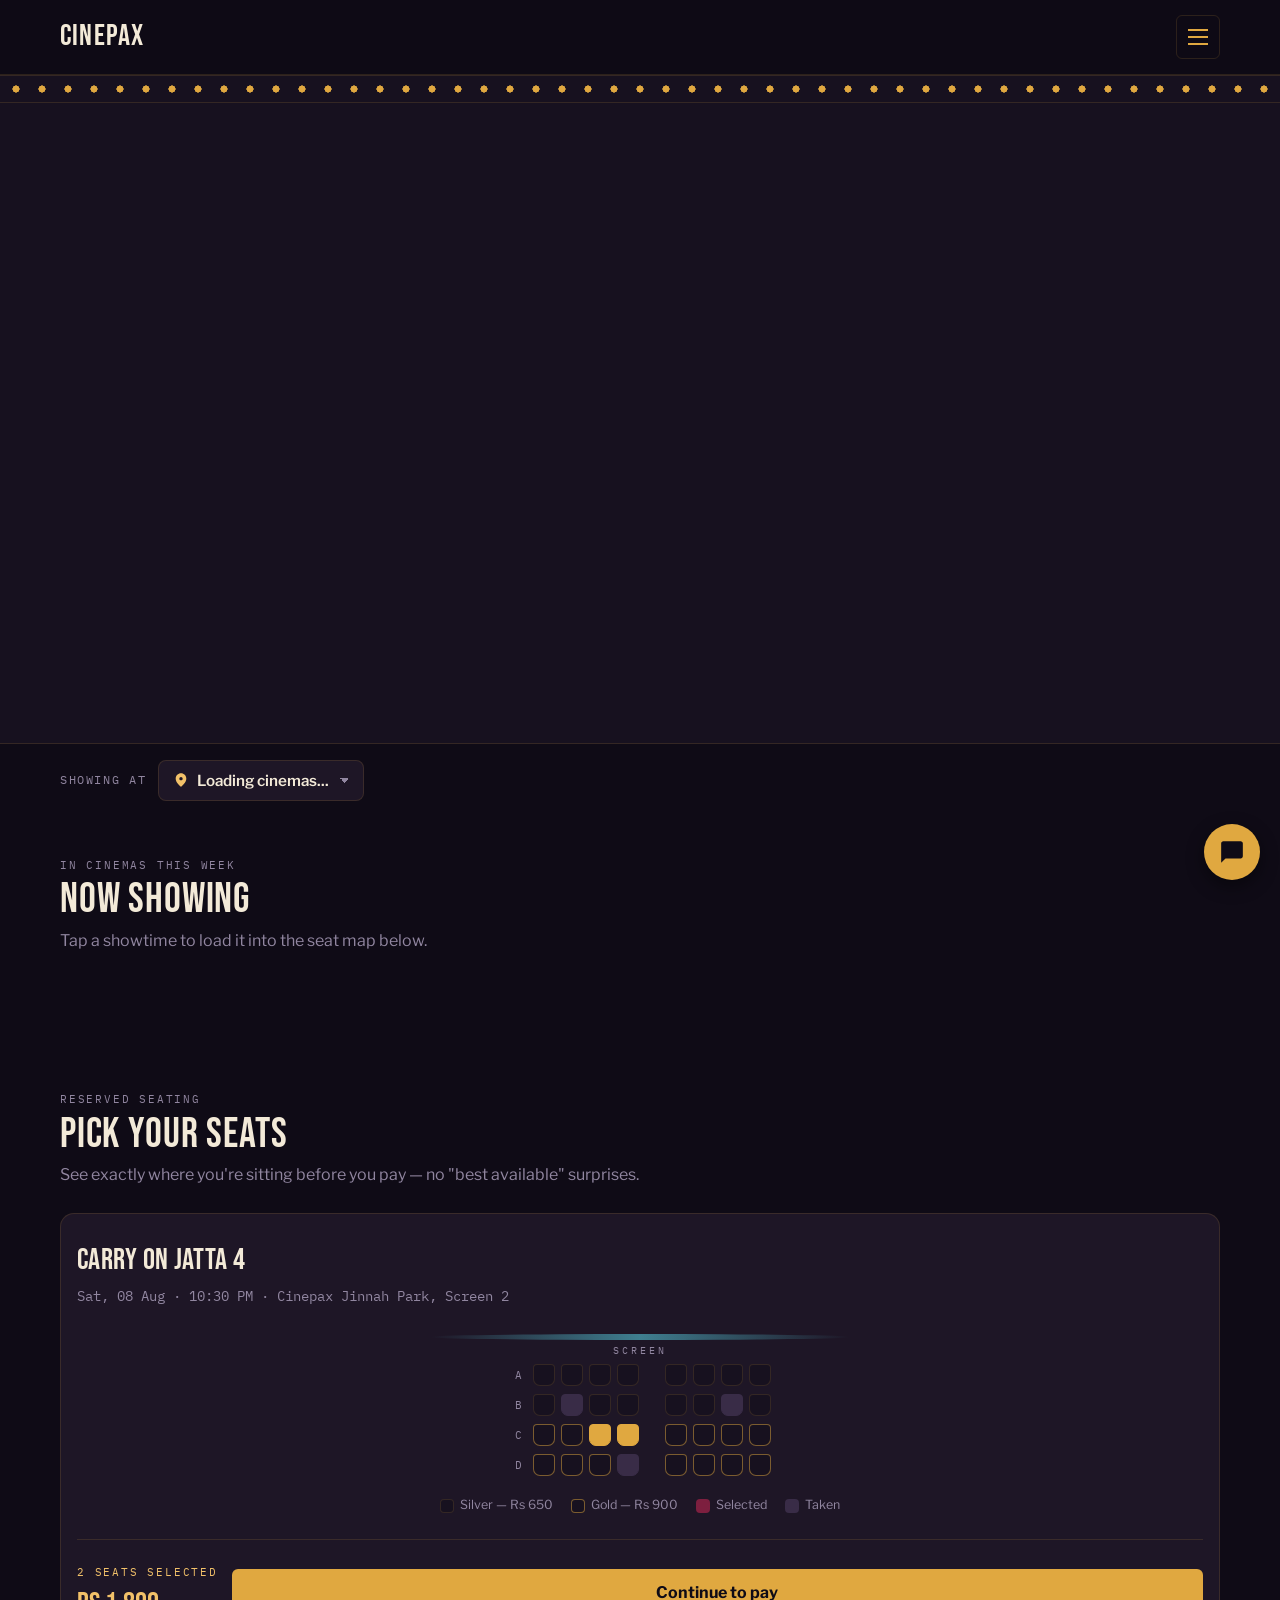
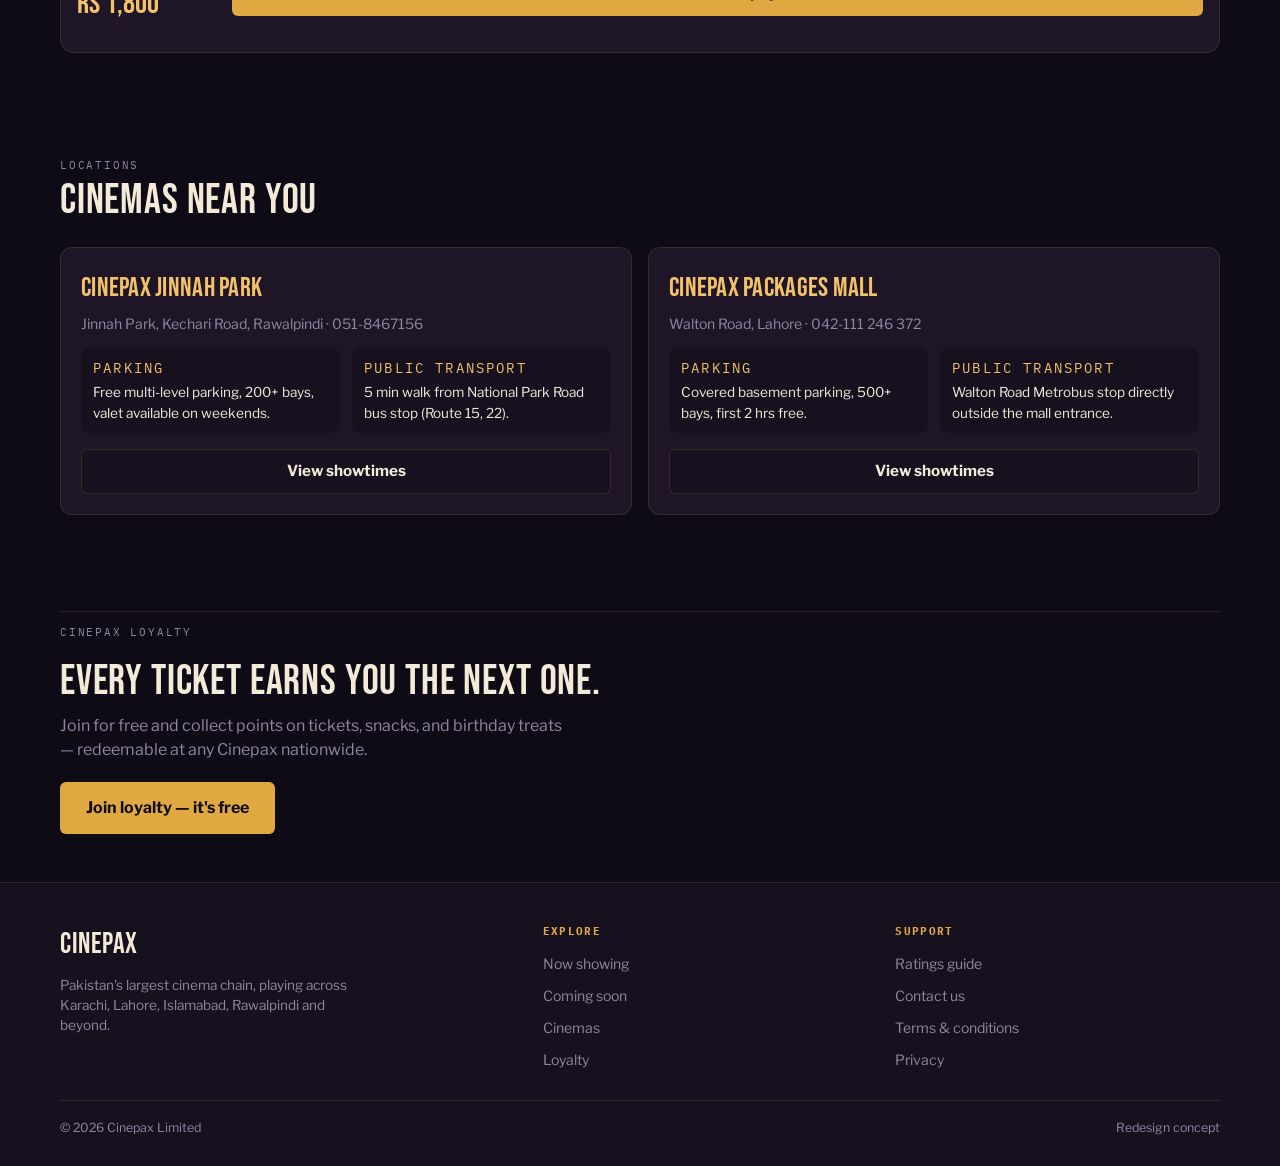
<file: index.html>
<!DOCTYPE html>
<html lang="en">
<head>
<meta charset="UTF-8">
<meta name="viewport" content="width=device-width, initial-scale=1.0">
<meta name="color-scheme" content="dark">
<meta name="theme-color" content="#0f0b16">
<meta name="description" content="Cinepax — Pakistan's largest cinema screens. Book tickets, pick your exact seat, and find a cinema near you.">
<title>Cinepax — Book Movie Tickets</title>
<link rel="preconnect" href="https://fonts.googleapis.com">
<link rel="preconnect" href="https://fonts.gstatic.com" crossorigin>
<link href="https://fonts.googleapis.com/css2?family=Bebas+Neue&family=Libre+Franklin:wght@400;500;600;700;800&family=IBM+Plex+Mono:wght@400;500&display=swap" rel="stylesheet">
<link rel="stylesheet" href="style.css">
</head>
<body>

<a href="#main" class="skip-link">Skip to content</a>

<header>
  <div class="nav-bar">
    <a href="#top" class="brand" aria-label="Cinepax home"><span class="name">CINEPAX</span></a>
    <button class="menu-toggle" id="menuToggle" aria-expanded="false" aria-controls="navOverlay" aria-label="Open menu"><span></span></button>
  </div>
</header>



<nav class="nav-overlay" id="navOverlay">
  <div class="nav-overlay-top">
    <span class="brand"><span class="name">CINEPAX</span></span>
    <button class="menu-toggle" id="menuClose" aria-label="Close menu">✕</button>
  </div>
  <div class="nav-grid">
    <a href="#showing">Now Showing</a>
    <a href="#showing">Coming Soon</a>
    <a href="#cinemas">Cinemas</a>
    <a href="#loyalty">Loyalty</a>
    <a href="#showing">Experiences</a>
    <a href="#cinemas">Events</a>
  </div>
  <div class="nav-overlay-footer">
    <a href="ratings.html">Ratings guide</a>
    <a href="contact.html">Contact us</a>
    <a href="#top">Terms &amp; privacy</a>
  </div>
</nav>

<main id="main">

  <div id="top">
    <div class="arch-band" role="presentation"></div>

    <div class="hero-slider" id="heroSlider" role="region" aria-roledescription="carousel" aria-label="Featured films">
      <div class="hero-slides" id="heroSlides"></div>
      <div class="hero-dots" id="heroDots"></div>
    </div>

    <div class="cinema-bar">
      <span class="cinema-bar-label">Showing at</span>
      <label class="location-picker" for="cinemaSelect">
        <svg viewBox="0 0 24 24"><path d="M12 2C7.6 2 4 5.6 4 10c0 5.2 6.6 11.1 7.1 11.6.5.4 1.2.4 1.7 0C13.4 21.1 20 15.2 20 10c0-4.4-3.6-8-8-8zm0 10.5c-1.4 0-2.5-1.1-2.5-2.5S10.6 7.5 12 7.5s2.5 1.1 2.5 2.5-1.1 2.5-2.5 2.5z"></path></svg>
        <select id="cinemaSelect"><option value="">Loading cinemas...</option></select>
      </label>
    </div>
  </div>

  <section id="showing">
    <div class="section-head">
      <p class="eyebrow">In cinemas this week</p>
      <h2 class="display">Now Showing</h2>
      <p>Tap a showtime to load it into the seat map below.</p>
    </div>
    <div class="film-row" id="filmRow"></div>
    <p class="empty-note" id="showingEmptyNote" style="display:none; color:var(--muted); padding:20px 0;">No showtimes scheduled for this cinema yet — check back soon.</p>
  </section>

  <section id="seats">
    <div class="section-head">
      <p class="eyebrow">Reserved seating</p>
      <h2 class="display">Pick Your Seats</h2>
      <p>See exactly where you're sitting before you pay — no "best available" surprises.</p>
    </div>

    <div class="seatmap-card">
      <div class="seatmap-header">
        <h3>Carry On Jatta 4</h3>
        <p class="meta">Sat, 08 Aug &middot; 10:30 PM &middot; Cinepax Jinnah Park, Screen 2</p>
      </div>

      <div class="screen" role="presentation"></div>

      <div class="seat-grid" id="seatGrid">
        <div class="seat-row">
          <span class="row-label">A</span>
          <button class="seat" aria-label="Seat A1"></button><button class="seat" aria-label="Seat A2"></button><button class="seat" aria-label="Seat A3"></button><button class="seat" aria-label="Seat A4"></button>
          <span class="aisle"></span>
          <button class="seat" aria-label="Seat A5"></button><button class="seat" aria-label="Seat A6"></button><button class="seat" aria-label="Seat A7"></button><button class="seat" aria-label="Seat A8"></button>
        </div>
        <div class="seat-row">
          <span class="row-label">B</span>
          <button class="seat" aria-label="Seat B1"></button><button class="seat taken" aria-label="Seat B2, taken" disabled></button><button class="seat" aria-label="Seat B3"></button><button class="seat" aria-label="Seat B4"></button>
          <span class="aisle"></span>
          <button class="seat" aria-label="Seat B5"></button><button class="seat" aria-label="Seat B6"></button><button class="seat taken" aria-label="Seat B7, taken" disabled></button><button class="seat" aria-label="Seat B8"></button>
        </div>
        <div class="seat-row">
          <span class="row-label">C</span>
          <button class="seat gold" aria-label="Seat C1, gold"></button><button class="seat gold" aria-label="Seat C2, gold"></button><button class="seat gold selected" aria-label="Seat C3, gold, selected"></button><button class="seat gold selected" aria-label="Seat C4, gold, selected"></button>
          <span class="aisle"></span>
          <button class="seat gold" aria-label="Seat C5, gold"></button><button class="seat gold" aria-label="Seat C6, gold"></button><button class="seat gold" aria-label="Seat C7, gold"></button><button class="seat gold" aria-label="Seat C8, gold"></button>
        </div>
        <div class="seat-row">
          <span class="row-label">D</span>
          <button class="seat gold" aria-label="Seat D1, gold"></button><button class="seat gold" aria-label="Seat D2, gold"></button><button class="seat gold" aria-label="Seat D3, gold"></button><button class="seat taken gold" aria-label="Seat D4, taken" disabled></button>
          <span class="aisle"></span>
          <button class="seat gold" aria-label="Seat D5, gold"></button><button class="seat gold" aria-label="Seat D6, gold"></button><button class="seat gold" aria-label="Seat D7, gold"></button><button class="seat gold" aria-label="Seat D8, gold"></button>
        </div>
      </div>

      <div class="seat-legend">
        <span><span class="legend-dot" style="background:var(--bg-raised); border:1px solid var(--line);"></span>Silver &mdash; Rs 650</span>
        <span><span class="legend-dot" style="background:var(--bg-raised); border:1px solid rgba(224,168,64,0.5);"></span>Gold &mdash; Rs 900</span>
        <span><span class="legend-dot" style="background:var(--magenta);"></span>Selected</span>
        <span><span class="legend-dot" style="background:var(--seat-taken);"></span>Taken</span>
      </div>

      <div class="seatmap-footer">
        <div class="seatmap-price">
          <span class="eyebrow">2 seats selected</span><br>
          <span class="amt" id="seatTotal">Rs 1,800</span>
        </div>
        <button type="button" class="btn btn-primary">Continue to pay</button>
      </div>
    </div>
  </section>

  <section id="cinemas">
    <div class="section-head">
      <p class="eyebrow">Locations</p>
      <h2 class="display">Cinemas Near You</h2>
    </div>
    <div class="cinema-list">

      <div class="cinema-card">
        <h3>Cinepax Jinnah Park</h3>
        <p class="addr">Jinnah Park, Kechari Road, Rawalpindi &middot; 051-8467156</p>
        <div class="cinema-facts">
          <div class="fact"><p class="eyebrow">Parking</p><p>Free multi-level parking, 200+ bays, valet available on weekends.</p></div>
          <div class="fact"><p class="eyebrow">Public transport</p><p>5 min walk from National Park Road bus stop (Route 15, 22).</p></div>
        </div>
        <a href="#showing" class="btn btn-secondary">View showtimes</a>
      </div>

      <div class="cinema-card">
        <h3>Cinepax Packages Mall</h3>
        <p class="addr">Walton Road, Lahore &middot; 042-111 246 372</p>
        <div class="cinema-facts">
          <div class="fact"><p class="eyebrow">Parking</p><p>Covered basement parking, 500+ bays, first 2 hrs free.</p></div>
          <div class="fact"><p class="eyebrow">Public transport</p><p>Walton Road Metrobus stop directly outside the mall entrance.</p></div>
        </div>
        <a href="#showing" class="btn btn-secondary">View showtimes</a>
      </div>

    </div>
  </section>

  <section id="loyalty">
    <div class="loyalty">
      <p class="eyebrow">Cinepax Loyalty</p>
      <h2 class="display">Every ticket earns you the next one.</h2>
      <p>Join for free and collect points on tickets, snacks, and birthday treats — redeemable at any Cinepax nationwide.</p>
      <a href="#top" class="btn btn-primary">Join loyalty — it's free</a>
    </div>
  </section>

</main>

<footer>
  <div class="footer-inner">
    <div class="footer-brand">
      <span class="name">CINEPAX</span>
      <p>Pakistan's largest cinema chain, playing across Karachi, Lahore, Islamabad, Rawalpindi and beyond.</p>
    </div>
    <div class="footer-col">
      <h4>Explore</h4>
      <ul>
        <li><a href="#showing">Now showing</a></li>
        <li><a href="#showing">Coming soon</a></li>
        <li><a href="#cinemas">Cinemas</a></li>
        <li><a href="#loyalty">Loyalty</a></li>
      </ul>
    </div>
    <div class="footer-col">
      <h4>Support</h4>
      <ul>
        <li><a href="ratings.html">Ratings guide</a></li>
        <li><a href="contact.html">Contact us</a></li>
        <li><a href="#top">Terms &amp; conditions</a></li>
        <li><a href="#top">Privacy</a></li>
      </ul>
    </div>
  </div>
  <div class="footer-bottom">
    <span>&copy; 2026 Cinepax Limited</span>
    <span>Redesign concept</span>
  </div>
</footer>

<script>
  const toggle = document.getElementById('menuToggle');
  const overlay = document.getElementById('navOverlay');
  const close = document.getElementById('menuClose');
  function openNav(){ overlay.classList.add('open'); toggle.setAttribute('aria-expanded','true'); close.focus(); }
  function closeNav(){ overlay.classList.remove('open'); toggle.setAttribute('aria-expanded','false'); toggle.focus(); }
  toggle.addEventListener('click', openNav);
  close.addEventListener('click', closeNav);
  overlay.addEventListener('keydown', e => { if(e.key === 'Escape') closeNav(); });
  overlay.querySelectorAll('a').forEach(a => a.addEventListener('click', closeNav));

  const PRICE = { silver: 650, gold: 900 };
  const seatTotal = document.getElementById('seatTotal');
  const seatGrid = document.getElementById('seatGrid');

  function recalc(){
    const selected = seatGrid.querySelectorAll('.seat.selected');
    let total = 0;
    selected.forEach(s => total += s.classList.contains('gold') ? PRICE.gold : PRICE.silver);
    seatTotal.textContent = 'Rs ' + total.toLocaleString();
    const label = seatTotal.previousElementSibling;
    label.textContent = selected.length + (selected.length === 1 ? ' seat selected' : ' seats selected');
  }

  seatGrid.querySelectorAll('.seat:not(.taken)').forEach(seat => {
    seat.addEventListener('click', () => { seat.classList.toggle('selected'); recalc(); });
  });
</script>

<script type="module">
import { createClient } from 'https://esm.sh/@supabase/supabase-js@2';

const SUPABASE_URL = 'https://jonmnpnxtqavsrrjglet.supabase.co';
const SUPABASE_ANON_KEY = 'eyJhbGciOiJIUzI1NiIsInR5cCI6IkpXVCJ9.eyJpc3MiOiJzdXBhYmFzZSIsInJlZiI6Impvbm1ucG54dHFhdnNycmpnbGV0Iiwicm9sZSI6ImFub24iLCJpYXQiOjE3ODYyMDc3MzcsImV4cCI6MjEwMTc4MzczN30.z36lYdzrTEbFyisYmj1LNqAIqHH28pKNhuI1WOLpaJQ';
const supabase = createClient(SUPABASE_URL, SUPABASE_ANON_KEY);

const el = (id) => document.getElementById(id);
let cinemas = [];

function escapeHtml(str){
  const d = document.createElement('div');
  d.textContent = str ?? '';
  return d.innerHTML;
}

// Admin-entered links: refuse javascript:/data: URLs.
function safeUrl(u){
  const s = String(u || '').trim();
  if (!s || /^(javascript|data|vbscript):/i.test(s)) return '';
  return s;
}

/* ===================== HERO ===================== */

function slideFromHero(h){
  const m = h.movies || null;
  const meta = m ? [m.genre, m.language, m.duration_minutes ? m.duration_minutes + ' min' : null, m.rating_code].filter(Boolean) : [];
  return {
    image: h.image_url,
    mobileImage: h.mobile_image_url,
    label: h.label || (m ? 'Now showing' : ''),
    title: (h.title || (m && m.title) || '').trim(),
    subtitle: h.subtitle || '',
    meta,
    href: safeUrl(h.cta_url) || (h.movie_id ? 'movie.html?id=' + encodeURIComponent(h.movie_id) : '#showing'),
    ctaLabel: h.cta_label || 'Book tickets'
  };
}

function slideFromMovie(m){
  const syn = (m.synopsis || '').trim();
  return {
    poster: m.poster_url || '',
    label: 'Now showing',
    title: m.title,
    subtitle: syn.length > 150 ? syn.slice(0, 147).trimEnd() + '...' : syn,
    meta: [m.genre, m.language, m.duration_minutes ? m.duration_minutes + ' min' : null, m.rating_code].filter(Boolean),
    href: 'movie.html?id=' + encodeURIComponent(m.id),
    ctaLabel: 'View showtimes'
  };
}

function buildSlide(s, index, total){
  const slide = document.createElement('article');
  slide.className = 'hero-slide' + (s.poster ? ' hero-slide--poster' : '');
  slide.setAttribute('role', 'group');
  slide.setAttribute('aria-roledescription', 'slide');
  slide.setAttribute('aria-label', (index + 1) + ' of ' + total);

  if (s.image) {
    const pic = document.createElement('picture');
    if (s.mobileImage) {
      const src = document.createElement('source');
      src.media = '(max-width: 720px)';
      src.srcset = s.mobileImage;
      pic.appendChild(src);
    }
    const img = document.createElement('img');
    img.className = 'hero-bg';
    img.src = s.image;
    img.alt = '';
    img.decoding = 'async';
    if (index > 0) img.loading = 'lazy';
    pic.appendChild(img);
    slide.appendChild(pic);
  } else if (s.poster) {
    const bg = document.createElement('img');
    bg.className = 'hero-bg';
    bg.src = s.poster;
    bg.alt = '';
    slide.appendChild(bg);
    const card = document.createElement('img');
    card.className = 'hero-poster-card';
    card.src = s.poster;
    card.alt = '';
    slide.appendChild(card);
  }

  const scrim = document.createElement('div');
  scrim.className = 'hero-scrim';
  slide.appendChild(scrim);

  const copy = document.createElement('div');
  copy.className = 'hero-copy';
  if (s.label) {
    const p = document.createElement('p');
    p.className = 'eyebrow';
    p.textContent = s.label;
    copy.appendChild(p);
  }
  const h = document.createElement(index === 0 ? 'h1' : 'h2');
  h.textContent = s.title;
  copy.appendChild(h);
  if (s.subtitle) {
    const p = document.createElement('p');
    p.className = 'sub';
    p.textContent = s.subtitle;
    copy.appendChild(p);
  }
  if (s.meta && s.meta.length) {
    const p = document.createElement('p');
    p.className = 'hero-meta';
    s.meta.forEach((t, i) => {
      if (i) { const dot = document.createElement('span'); dot.textContent = '\u00b7'; p.appendChild(dot); }
      const span = document.createElement('span');
      span.textContent = t;
      p.appendChild(span);
    });
    copy.appendChild(p);
  }
  const ctas = document.createElement('div');
  ctas.className = 'hero-ctas';
  const primary = document.createElement('a');
  primary.className = 'btn btn-primary';
  primary.href = s.href;
  primary.textContent = s.ctaLabel;
  ctas.appendChild(primary);
  const secondary = document.createElement('a');
  secondary.className = 'btn btn-secondary';
  secondary.href = 'movies.html';
  secondary.textContent = 'See all films';
  ctas.appendChild(secondary);
  copy.appendChild(ctas);
  slide.appendChild(copy);
  return slide;
}

function initSlider(count){
  const slider = el('heroSlider');
  const slides = [...document.querySelectorAll('.hero-slide')];
  const dotsEl = el('heroDots');
  const reduceMotion = window.matchMedia('(prefers-reduced-motion: reduce)').matches;
  let current = 0;
  let timer = null;

  const dots = [];
  if (count > 1) {
    for (let i = 0; i < count; i++) {
      const d = document.createElement('button');
      d.type = 'button';
      d.className = 'hero-dot';
      d.setAttribute('aria-label', 'Show slide ' + (i + 1));
      d.addEventListener('click', () => { show(i); start(); });
      dotsEl.appendChild(d);
      dots.push(d);
    }
  }

  function show(n){
    current = (n + count) % count;
    slides.forEach((s, i) => {
      const on = i === current;
      s.classList.toggle('active', on);
      s.setAttribute('aria-hidden', String(!on));
      s.inert = !on;
    });
    dots.forEach((d, i) => d.setAttribute('aria-current', String(i === current)));
  }
  function stop(){ if (timer) { clearInterval(timer); timer = null; } }
  function start(){
    stop();
    if (count < 2 || reduceMotion) return;
    timer = setInterval(() => show(current + 1), 6500);
  }

  show(0);
  start();
  if (count < 2) return;

  slider.addEventListener('mouseenter', stop);
  slider.addEventListener('mouseleave', start);
  slider.addEventListener('focusin', stop);
  slider.addEventListener('focusout', start);

  let touchX = null;
  slider.addEventListener('touchstart', (e) => { touchX = e.touches[0].clientX; }, { passive: true });
  slider.addEventListener('touchend', (e) => {
    if (touchX === null) return;
    const dx = e.changedTouches[0].clientX - touchX;
    touchX = null;
    if (Math.abs(dx) > 50) { show(current + (dx < 0 ? 1 : -1)); start(); }
  });
}

async function loadHero(){
  let slides = [];

  const { data: heroes } = await supabase
    .from('heroes')
    .select('*, movies(id, title, genre, language, duration_minutes, rating_code)')
    .eq('is_active', true)
    .order('sort_order', { ascending: true })
    .order('created_at', { ascending: false });
  if (heroes && heroes.length) slides = heroes.map(slideFromHero).filter(s => s.image && s.title);

  // No banners yet (or the heroes table isn't set up): feature the newest movie instead.
  if (!slides.length) {
    const { data: latest } = await supabase.from('movies').select('*').order('created_at', { ascending: false }).limit(1);
    if (latest && latest.length) slides = [slideFromMovie(latest[0])];
  }

  const wrap = el('heroSlides');
  if (!slides.length) {
    slides = [{ label: 'Cinepax', title: 'Now showing', subtitle: 'Films will appear here as soon as they are added.', meta: [], href: 'movies.html', ctaLabel: 'Browse films' }];
  }
  slides.forEach((s, i) => wrap.appendChild(buildSlide(s, i, slides.length)));
  initSlider(slides.length);
}

/* ===================== CINEMAS + SHOWTIMES ===================== */

async function loadCinemas(){
  const { data, error } = await supabase.from('cinemas').select('*').order('name');
  if (error || !data || data.length === 0) {
    el('cinemaSelect').innerHTML = '<option value="">No cinemas available</option>';
    el('showingEmptyNote').style.display = 'block';
    return;
  }
  cinemas = data;
  const saved = localStorage.getItem('cinepaxCinemaId');
  const defaultId = (saved && cinemas.some(c => c.id === saved)) ? saved : cinemas[0].id;

  el('cinemaSelect').innerHTML = cinemas.map(c =>
    `<option value="${c.id}">${escapeHtml(c.name)} \u2014 ${escapeHtml(c.city)}</option>`
  ).join('');
  el('cinemaSelect').value = defaultId;

  el('cinemaSelect').addEventListener('change', () => {
    localStorage.setItem('cinepaxCinemaId', el('cinemaSelect').value);
    loadShowingsForCinema(el('cinemaSelect').value);
  });

  loadShowingsForCinema(defaultId);
}

async function loadShowingsForCinema(cinemaId){
  console.log('📍 Loading showtimes for cinema:', cinemaId);
  const cinema = cinemas.find(c => c.id === cinemaId);
  const { data, error } = await supabase
    .from('showtimes')
    .select('*, movies(*)')
    .eq('cinema_id', cinemaId)
    .gte('show_time', new Date().toISOString())
    .order('show_time');

  console.log('Response:', { error, dataCount: data?.length || 0 });
  
  const filmRow = el('filmRow');
  filmRow.innerHTML = '';

  if (error || !data || data.length === 0) {
    console.log('❌ No showtimes found');
    el('showingEmptyNote').style.display = 'block';
    return;
  }
  console.log('✅ Showtimes loaded:', data);
  el('showingEmptyNote').style.display = 'none';

  // Group showtimes by movie
  const groups = new Map();
  data.forEach(s => {
    if (!s.movies) return;
    if (!groups.has(s.movie_id)) groups.set(s.movie_id, { movie: s.movies, showtimes: [] });
    groups.get(s.movie_id).showtimes.push(s);
  });
  const groupList = [...groups.values()];
  if (groupList.length === 0) {
    console.log('❌ No valid movies found');
    el('showingEmptyNote').style.display = 'block';
    return;
  }

  // Film row = one card per movie playing here
  console.log('Rendering', groupList.length, 'film cards');
  groupList.forEach(({ movie, showtimes }) => renderFilmCard(movie, showtimes, cinema));
}

function setSeatmapHeader(movie, showtime){
  const when = new Date(showtime.show_time).toLocaleString('en-GB', { weekday:'short', day:'numeric', month:'short', hour:'2-digit', minute:'2-digit' });
  document.querySelector('.seatmap-header h3').textContent = movie.title;
  document.querySelector('.seatmap-header .meta').textContent =
    `${when} \u00b7 ${showtime.format ? showtime.format + ' \u00b7 ' : ''}Screen ${showtime.screen || '\u2014'}`;
}

function renderFilmCard(movie, showtimes, cinema){
  console.log(`Rendering film card: "${movie.title}" with ${showtimes.length} showtimes`);
  
  const stub = document.createElement('div');
  stub.className = 'stub';
  stub.innerHTML = `
    <div class="stub-poster" style="${movie.poster_url ? `background-image:url('${movie.poster_url}'); background-size:cover; background-position:center;` : ''}">
      ${!movie.poster_url ? '<div class="reel"></div>' : ''}
      ${movie.rating_code ? `<span class="stub-badge">${escapeHtml(movie.rating_code)}</span>` : ''}
    </div>
    <div class="stub-body">
      <h3>${escapeHtml(movie.title)}</h3>
      <p class="meta">${escapeHtml([movie.genre, movie.language].filter(Boolean).join(' \u00b7 '))}</p>
      <div class="stub-perf-h"></div>
      <div class="times"></div>
    </div>`;

  const timesEl = stub.querySelector('.times');
  showtimes.forEach(s => {
    const time = new Date(s.show_time).toLocaleTimeString('en-GB', { hour: '2-digit', minute: '2-digit' });
    console.log(`  → Creating link: ${time} (showtime ID: ${s.id})`);
    
    const btn = document.createElement('a');
    btn.href = `booking.html?st=${s.id}`;
    btn.className = 'time-link';
    btn.style.display = 'inline-block';
    btn.textContent = time;
    btn.addEventListener('click', (e) => {
      console.log('Clicked showtime link:', s.id);
      // Link will navigate naturally
    });
    timesEl.appendChild(btn);
  });

  el('filmRow').appendChild(stub);
}

loadHero();
loadCinemas();
</script>

<script src="chat-widget.js" defer></script>
</body>
</html>
</file>
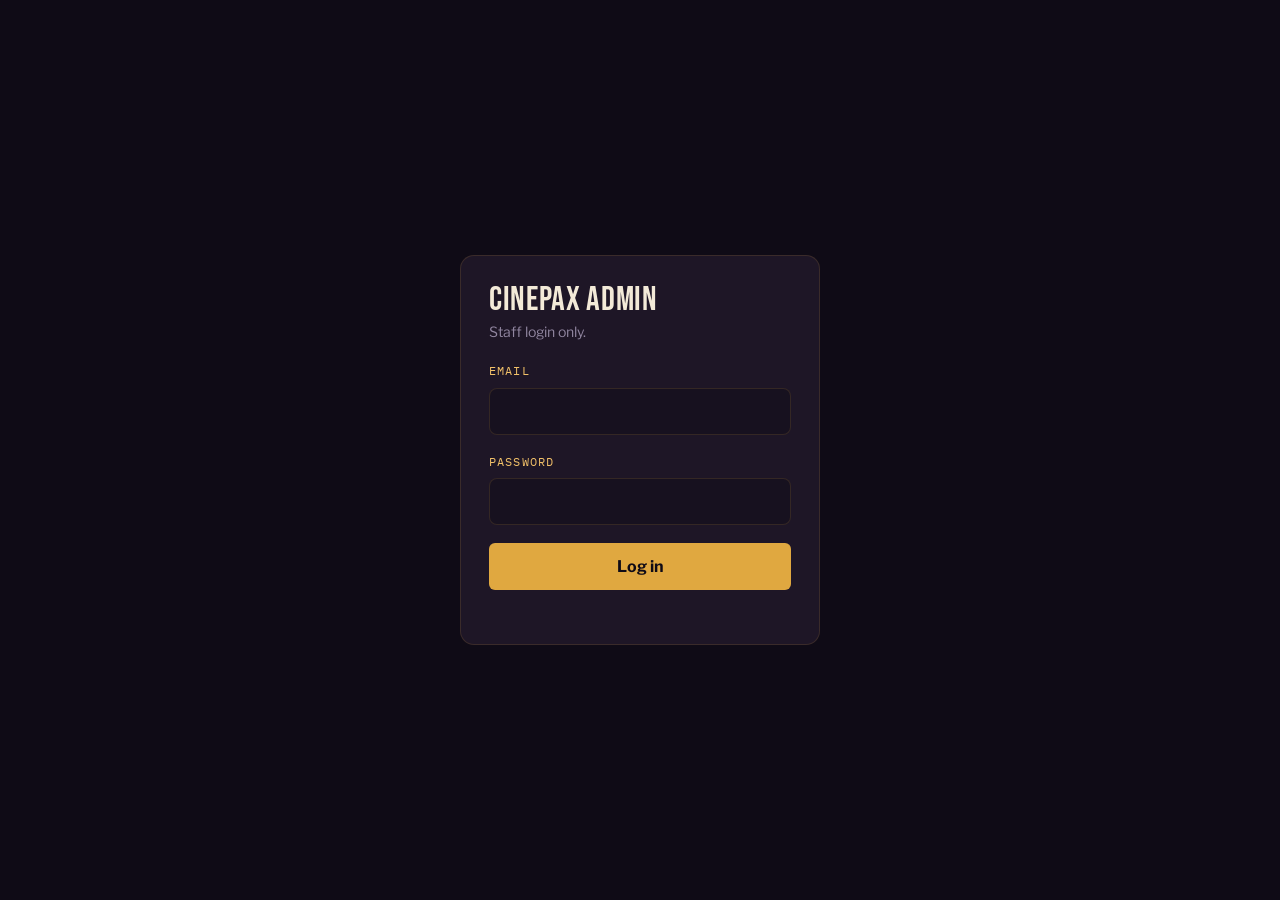
<file: admin.html>
<!DOCTYPE html>
<html lang="en">
<head>
<meta charset="UTF-8">
<meta name="viewport" content="width=device-width, initial-scale=1.0">
<meta name="color-scheme" content="dark">
<meta name="theme-color" content="#0f0b16">
<meta name="robots" content="noindex, nofollow">
<title>Admin — Cinepax</title>
<link rel="preconnect" href="https://fonts.googleapis.com">
<link rel="preconnect" href="https://fonts.gstatic.com" crossorigin>
<link href="https://fonts.googleapis.com/css2?family=Bebas+Neue&family=Libre+Franklin:wght@400;500;600;700;800&family=IBM+Plex+Mono:wght@400;500&display=swap" rel="stylesheet">
<link rel="stylesheet" href="style.css">
</head>
<body>

<div id="loginScreen">
  <div class="login-card">
    <h1 class="display">Cinepax Admin</h1>
    <p class="sub">Staff login only.</p>
    <form id="loginForm">
      <div class="field">
        <label for="loginEmail">Email</label>
        <input type="email" id="loginEmail" required autocomplete="email">
      </div>
      <div class="field">
        <label for="loginPassword">Password</label>
        <input type="password" id="loginPassword" required autocomplete="current-password">
      </div>
      <button type="submit" class="btn btn-primary" id="loginBtn">Log in</button>
      <p class="error-text" id="loginError"></p>
    </form>
  </div>
</div>

<div id="adminScreen">
  <header>
    <span class="brand">CINEPAX ADMIN</span>
    <div class="userbar">
      <span id="userEmail"></span>
      <button class="btn btn-secondary btn-small" id="logoutBtn">Log out</button>
    </div>
  </header>

  <div class="tabs">
    <button class="tab-btn active" data-tab="movies">Movies</button>
    <button class="tab-btn" data-tab="cinemas">Cinemas</button>
    <button class="tab-btn" data-tab="showtimes">Showtimes</button>
    <button class="tab-btn" data-tab="heroes">Hero</button>
  </div>

  <main>
    <section class="panel active" id="panel-movies">
      <div class="panel-head">
        <h2 class="display">Movies</h2>
        <button class="btn btn-primary btn-small" id="toggleMovieForm">+ Add movie</button>
      </div>

      <div class="form-card" id="movieForm">
        <div class="field">
          <label>Poster image</label>
          <input type="file" id="movieposterFile" accept="image/*">
          <div id="cropWrap" style="display:none; margin-top:10px;">
            <p style="font-size:0.78rem; color:var(--muted); margin-bottom:6px;">Drag to reposition and use the slider to zoom — it always crops to a clean poster ratio, never stretched.</p>
            <div id="cropStage" style="position:relative; width:180px; aspect-ratio:2/3; overflow:hidden; border-radius:10px; border:1px solid var(--line); background:var(--bg-raised); touch-action:none; cursor:grab;">
              <img id="cropImg" style="position:absolute; max-width:none; user-select:none; -webkit-user-drag:none;">
            </div>
            <input type="range" id="cropZoom" min="1" max="3" step="0.01" value="1" style="width:180px; margin-top:8px;">
          </div>
          <img id="moviePosterPreview" class="poster-preview" style="margin-top:8px; display:none;">
        </div>
        <div class="field-row two">
          <div class="field"><label>Title</label><input type="text" id="movieTitle" required></div>
          <div class="field"><label>Genre</label><input type="text" id="movieGenre" placeholder="e.g. Comedy"></div>
        </div>
        <div class="field-row three">
          <div class="field"><label>Language</label><input type="text" id="movieLanguage" placeholder="e.g. Punjabi"></div>
          <div class="field"><label>Duration (min)</label><input type="number" id="movieDuration" placeholder="154"></div>
          <div class="field">
            <label>Rating system</label>
            <select id="movieRatingCountry">
              <option value="US">US (MPA)</option>
              <option value="UK">UK (BBFC)</option>
              <option value="PK">Pakistan (local)</option>
            </select>
          </div>
        </div>
        <div class="field-row two">
          <div class="field"><label>Rating code</label><input type="text" id="movieRatingCode" placeholder="e.g. PG-13, 15, U, A"></div>
          <div class="field"><label>Trailer URL (optional)</label><input type="url" id="movieTrailer" placeholder="https://..."></div>
        </div>
        <div class="field"><label>Synopsis</label><textarea id="movieSynopsis"></textarea></div>
        <div style="display:flex; gap:10px;">
          <button class="btn btn-primary" id="saveMovieBtn">Save movie</button>
          <button class="btn btn-secondary" id="cancelMovieBtn" type="button">Cancel</button>
        </div>
        <p class="error-text" id="movieFormError"></p>
      </div>

      <div class="movie-grid" id="movieGrid"></div>
      <p class="empty-note" id="movieEmptyNote" style="display:none;">No movies yet — add your first one above.</p>
    </section>

    <section class="panel" id="panel-cinemas">
      <div class="panel-head">
        <h2 class="display">Cinemas</h2>
        <button class="btn btn-primary btn-small" id="toggleCinemaForm">+ Add cinema</button>
      </div>
      <div class="form-card" id="cinemaForm">
        <div class="field-row two">
          <div class="field"><label>Name</label><input type="text" id="cinemaName" required placeholder="e.g. Jinnah Park"></div>
          <div class="field"><label>City</label><input type="text" id="cinemaCity" required></div>
        </div>
        <div class="field-row two">
          <div class="field"><label>Address</label><input type="text" id="cinemaAddress"></div>
          <div class="field"><label>Phone</label><input type="text" id="cinemaPhone"></div>
        </div>
        <div style="display:flex; gap:10px;">
          <button class="btn btn-primary" id="saveCinemaBtn">Save cinema</button>
          <button class="btn btn-secondary" id="cancelCinemaBtn" type="button">Cancel</button>
        </div>
        <p class="error-text" id="cinemaFormError"></p>
      </div>
      <div id="cinemaList"></div>
      <p class="empty-note" id="cinemaEmptyNote" style="display:none;">No cinemas yet.</p>
    </section>

    <section class="panel" id="panel-showtimes">
      <div class="panel-head">
        <h2 class="display">Showtimes</h2>
        <button class="btn btn-primary btn-small" id="toggleShowtimeForm">+ Add showtime</button>
      </div>
      <div class="form-card" id="showtimeForm">
        <div class="field-row two">
          <div class="field"><label>Movie</label><select id="showtimeMovie" required></select></div>
          <div class="field"><label>Cinema</label><select id="showtimeCinema" required></select></div>
        </div>
        <div class="field-row three">
          <div class="field"><label>Screen</label><input type="text" id="showtimeScreen" placeholder="Screen 2"></div>
          <div class="field"><label>Format</label>
            <select id="showtimeFormat"><option>2D</option><option>3D</option></select>
          </div>
          <div class="field"><label>Date &amp; time</label><input type="datetime-local" id="showtimeDatetime" required></div>
        </div>
        <div class="field-row two">
          <div class="field"><label>Silver price (Rs)</label><input type="number" id="showtimeSilver" value="650"></div>
          <div class="field"><label>Gold price (Rs)</label><input type="number" id="showtimeGold" value="900"></div>
        </div>
        <div style="display:flex; gap:10px;">
          <button class="btn btn-primary" id="saveShowtimeBtn">Save showtime</button>
          <button class="btn btn-secondary" id="cancelShowtimeBtn" type="button">Cancel</button>
        </div>
        <p class="error-text" id="showtimeFormError"></p>
      </div>
      <div id="showtimeList"></div>
      <p class="empty-note" id="showtimeEmptyNote" style="display:none;">No showtimes yet.</p>
    </section>

    <section class="panel" id="panel-heroes">
      <div class="panel-head">
        <h2 class="display">Homepage hero</h2>
        <button class="btn btn-primary btn-small" id="toggleHeroForm">+ Add hero</button>
      </div>
      <p class="empty-note" style="text-align:left; padding:0 0 16px;">Big banners at the top of the homepage. Active heroes rotate in order. With none active, the homepage features your newest movie.</p>

      <div class="form-card" id="heroForm">
        <div class="field">
          <label for="heroMovie">Linked movie (optional)</label>
          <select id="heroMovie"></select>
          <p class="hint">Linked heroes show the movie's details and send "Book" to its page.</p>
        </div>

        <div class="field">
          <label>Wide banner (16:9)</label>
          <input type="file" id="heroImageFile" accept="image/*">
          <div id="heroCropWrap" style="display:none; margin-top:10px;">
            <p style="font-size:0.78rem; color:var(--muted); margin-bottom:6px;">Drag to reposition and use the slider to zoom. Shown on tablets and desktops.</p>
            <div id="heroCropStage" style="position:relative; width:320px; max-width:100%; height:180px; overflow:hidden; border-radius:10px; border:1px solid var(--line); background:var(--bg-raised); touch-action:none; cursor:grab;">
              <img id="heroCropImg" alt="" style="position:absolute; max-width:none; user-select:none; -webkit-user-drag:none;">
            </div>
            <input type="range" id="heroCropZoom" min="1" max="3" step="0.01" value="1" style="width:320px; max-width:100%; margin-top:8px;">
          </div>
          <img id="heroImagePreview" alt="" style="margin-top:8px; display:none; width:240px; max-width:100%; aspect-ratio:16/9; object-fit:cover; border-radius:8px; border:1px solid var(--line);">
        </div>

        <div class="field">
          <label>Phone image (optional, 4:5)</label>
          <input type="file" id="heroMobileFile" accept="image/*">
          <p class="hint">A taller crop for phones. If you skip it, phones use the wide banner.</p>
          <div id="heroMobCropWrap" style="display:none; margin-top:10px;">
            <div id="heroMobCropStage" style="position:relative; width:200px; height:250px; overflow:hidden; border-radius:10px; border:1px solid var(--line); background:var(--bg-raised); touch-action:none; cursor:grab;">
              <img id="heroMobCropImg" alt="" style="position:absolute; max-width:none; user-select:none; -webkit-user-drag:none;">
            </div>
            <input type="range" id="heroMobCropZoom" min="1" max="3" step="0.01" value="1" style="width:200px; margin-top:8px;">
          </div>
          <img id="heroMobPreview" alt="" style="margin-top:8px; display:none; width:120px; aspect-ratio:4/5; object-fit:cover; border-radius:8px; border:1px solid var(--line);">
        </div>

        <div class="field-row two">
          <div class="field"><label for="heroTitle">Headline</label><input type="text" id="heroTitle" placeholder="Leave blank to use the movie title"></div>
          <div class="field"><label for="heroLabel">Small label</label><input type="text" id="heroLabel" placeholder="e.g. Now showing, Coming soon"></div>
        </div>
        <div class="field"><label for="heroSubtitle">Subtitle</label><input type="text" id="heroSubtitle" placeholder="One short line under the headline"></div>
        <div class="field-row two">
          <div class="field"><label for="heroCtaLabel">Button text</label><input type="text" id="heroCtaLabel" value="Book tickets"></div>
          <div class="field"><label for="heroCtaUrl">Button link (optional)</label><input type="text" id="heroCtaUrl" placeholder="Blank = movie page, or the showtimes"></div>
        </div>
        <div class="field-row two">
          <div class="field"><label for="heroOrder">Order (1 shows first)</label><input type="number" id="heroOrder" value="1" min="0"></div>
          <div class="check-row" style="align-self:end;"><input type="checkbox" id="heroActive" checked><label for="heroActive">Show on homepage</label></div>
        </div>

        <div style="display:flex; gap:10px;">
          <button class="btn btn-primary" id="saveHeroBtn">Save hero</button>
          <button class="btn btn-secondary" id="cancelHeroBtn" type="button">Cancel</button>
        </div>
        <p class="error-text" id="heroFormError"></p>
      </div>

      <div id="heroList"></div>
      <p class="empty-note" id="heroEmptyNote" style="display:none;">No heroes yet — add a banner above.</p>
    </section>
  </main>
</div>

<div id="movieModal">
  <div class="modal-sheet">
    <div class="modal-top">
      <div></div>
      <button class="modal-close" id="closeModalBtn">✕</button>
    </div>
    <img id="modalPoster" class="modal-poster" style="display:none;">
    <h3 id="modalTitle"></h3>
    <p class="meta-line" id="modalMeta"></p>
    <p class="synopsis" id="modalSynopsis"></p>
    <div class="modal-actions">
      <button class="btn btn-secondary" id="modalEditBtn">Edit</button>
      <button class="btn btn-danger" id="modalDeleteBtn">Delete</button>
    </div>
  </div>
</div>

<div class="toast" id="toast"></div>

<script type="module">
import { createClient } from 'https://esm.sh/@supabase/supabase-js@2';

const SUPABASE_URL = 'https://jonmnpnxtqavsrrjglet.supabase.co';
const SUPABASE_ANON_KEY = 'eyJhbGciOiJIUzI1NiIsInR5cCI6IkpXVCJ9.eyJpc3MiOiJzdXBhYmFzZSIsInJlZiI6Impvbm1ucG54dHFhdnNycmpnbGV0Iiwicm9sZSI6ImFub24iLCJpYXQiOjE3ODYyMDc3MzcsImV4cCI6MjEwMTc4MzczN30.z36lYdzrTEbFyisYmj1LNqAIqHH28pKNhuI1WOLpaJQ';
const supabase = createClient(SUPABASE_URL, SUPABASE_ANON_KEY);

const el = (id) => document.getElementById(id);
let currentUser = null;
let editingMovieId = null;
let allMovies = [];
let allCinemas = [];

function showToast(msg){
  const t = el('toast');
  t.textContent = msg;
  t.classList.add('show');
  setTimeout(() => t.classList.remove('show'), 2200);
}

el('loginForm').addEventListener('submit', async (e) => {
  e.preventDefault();
  el('loginError').textContent = '';
  el('loginBtn').disabled = true;
  const email = el('loginEmail').value.trim();
  const password = el('loginPassword').value;

  const { data, error } = await supabase.auth.signInWithPassword({ email, password });
  el('loginBtn').disabled = false;
  if (error) { el('loginError').textContent = error.message; return; }

  const { data: adminRow } = await supabase.from('admins').select('id').eq('id', data.user.id).maybeSingle();
  if (!adminRow) {
    el('loginError').textContent = "This account isn't authorized as an admin.";
    await supabase.auth.signOut();
    return;
  }
  currentUser = data.user;
  enterAdmin();
});

el('logoutBtn').addEventListener('click', async () => {
  await supabase.auth.signOut();
  location.reload();
});

async function enterAdmin(){
  el('loginScreen').style.display = 'none';
  el('adminScreen').classList.add('active');
  el('userEmail').textContent = currentUser.email;
  await Promise.all([loadMovies(), loadCinemas(), loadShowtimes(), loadHeroes()]);
}

(async () => {
  const { data: { session } } = await supabase.auth.getSession();
  if (session) {
    const { data: adminRow } = await supabase.from('admins').select('id').eq('id', session.user.id).maybeSingle();
    if (adminRow) { currentUser = session.user; enterAdmin(); }
  }
})();

document.querySelectorAll('.tab-btn').forEach(btn => {
  btn.addEventListener('click', () => {
    document.querySelectorAll('.tab-btn').forEach(b => b.classList.remove('active'));
    document.querySelectorAll('.panel').forEach(p => p.classList.remove('active'));
    btn.classList.add('active');
    el('panel-' + btn.dataset.tab).classList.add('active');
  });
});

el('toggleMovieForm').addEventListener('click', () => {
  editingMovieId = null;
  clearMovieForm();
  el('movieForm').classList.toggle('open');
});
el('cancelMovieBtn').addEventListener('click', () => el('movieForm').classList.remove('open'));

// ===== Image cropper (reusable) =====
// Always exports a fixed-ratio JPEG, never stretched. Used for movie posters (2:3)
// and both hero images (16:9 wide, 4:5 phone).
function makeCropper({ fileInput, wrap, stage, img, zoom, preview, stageW, stageH, outW, outH }){
  stage.style.width = stageW + 'px';
  stage.style.height = stageH + 'px';
  let natural = { w: 0, h: 0 };
  let st = { scale: 1, x: 0, y: 0, min: 1 };
  let blob = null;
  let dragging = false, dragStart = { x: 0, y: 0 }, dragOrigin = { x: 0, y: 0 };

  function apply(){
    img.style.width = (natural.w * st.scale) + 'px';
    img.style.height = (natural.h * st.scale) + 'px';
    img.style.left = st.x + 'px';
    img.style.top = st.y + 'px';
  }
  function clamp(){
    st.x = Math.min(0, Math.max(stageW - natural.w * st.scale, st.x));
    st.y = Math.min(0, Math.max(stageH - natural.h * st.scale, st.y));
  }
  function renderPreview(){
    const canvas = document.createElement('canvas');
    canvas.width = outW;
    canvas.height = outH;
    const ctx = canvas.getContext('2d');
    // Map the visible crop window back onto the original image at full resolution
    ctx.drawImage(img, (0 - st.x) / st.scale, (0 - st.y) / st.scale, stageW / st.scale, stageH / st.scale, 0, 0, outW, outH);
    canvas.toBlob((b) => {
      blob = b;
      preview.src = URL.createObjectURL(b);
      preview.style.display = 'block';
    }, 'image/jpeg', 0.9);
  }

  fileInput.addEventListener('change', () => {
    const file = fileInput.files[0];
    if (!file) return;
    img.onload = () => {
      natural = { w: img.naturalWidth, h: img.naturalHeight };
      // Minimum scale so the image always fully covers the stage (no gaps, no stretching)
      st.min = Math.max(stageW / natural.w, stageH / natural.h);
      st.scale = st.min;
      st.x = (stageW - natural.w * st.scale) / 2;
      st.y = (stageH - natural.h * st.scale) / 2;
      zoom.min = st.min;
      zoom.max = st.min * 3;
      zoom.step = (st.min * 2) / 100;
      zoom.value = st.min;
      apply();
      wrap.style.display = 'block';
      renderPreview();
    };
    img.src = URL.createObjectURL(file);
  });

  zoom.addEventListener('input', () => {
    st.scale = parseFloat(zoom.value);
    clamp(); apply(); renderPreview();
  });

  function startDrag(x, y){ dragging = true; dragStart = { x, y }; dragOrigin = { x: st.x, y: st.y }; stage.style.cursor = 'grabbing'; }
  function moveDrag(x, y){
    if (!dragging) return;
    st.x = dragOrigin.x + (x - dragStart.x);
    st.y = dragOrigin.y + (y - dragStart.y);
    clamp(); apply();
  }
  function endDrag(){
    if (!dragging) return;
    dragging = false;
    stage.style.cursor = 'grab';
    renderPreview();
  }
  stage.addEventListener('mousedown', (e) => startDrag(e.clientX, e.clientY));
  window.addEventListener('mousemove', (e) => moveDrag(e.clientX, e.clientY));
  window.addEventListener('mouseup', endDrag);
  stage.addEventListener('touchstart', (e) => { const t = e.touches[0]; startDrag(t.clientX, t.clientY); }, { passive: true });
  stage.addEventListener('touchmove', (e) => { const t = e.touches[0]; moveDrag(t.clientX, t.clientY); }, { passive: true });
  stage.addEventListener('touchend', endDrag);

  return {
    getBlob: () => blob,
    reset(){
      fileInput.value = '';
      wrap.style.display = 'none';
      preview.style.display = 'none';
      blob = null;
    },
    showExisting(url){
      if (url) { preview.src = url; preview.style.display = 'block'; }
    }
  };
}

const posterCropper = makeCropper({
  fileInput: el('movieposterFile'), wrap: el('cropWrap'), stage: el('cropStage'), img: el('cropImg'),
  zoom: el('cropZoom'), preview: el('moviePosterPreview'),
  stageW: 180, stageH: 270, outW: 600, outH: 900
});
const heroWideCropper = makeCropper({
  fileInput: el('heroImageFile'), wrap: el('heroCropWrap'), stage: el('heroCropStage'), img: el('heroCropImg'),
  zoom: el('heroCropZoom'), preview: el('heroImagePreview'),
  stageW: 320, stageH: 180, outW: 1600, outH: 900
});
const heroMobileCropper = makeCropper({
  fileInput: el('heroMobileFile'), wrap: el('heroMobCropWrap'), stage: el('heroMobCropStage'), img: el('heroMobCropImg'),
  zoom: el('heroMobCropZoom'), preview: el('heroMobPreview'),
  stageW: 200, stageH: 250, outW: 1000, outH: 1250
});

async function uploadToPosters(blob, folder){
  const path = `${folder ? folder + '/' : ''}${Date.now()}-${Math.random().toString(36).slice(2)}.jpg`;
  const { error } = await supabase.storage.from('posters').upload(path, blob, { contentType: 'image/jpeg' });
  if (error) throw error;
  return supabase.storage.from('posters').getPublicUrl(path).data.publicUrl;
}

function clearMovieForm(){
  ['movieTitle','movieGenre','movieLanguage','movieDuration','movieRatingCode','movieTrailer','movieSynopsis'].forEach(id => el(id).value = '');
  el('movieRatingCountry').value = 'PK';
  posterCropper.reset();
  el('movieFormError').textContent = '';
}

async function loadMovies(){
  const { data, error } = await supabase.from('movies').select('*').order('created_at', { ascending: false });
  if (error) { showToast('Error loading movies'); return; }
  allMovies = data || [];
  renderMovieGrid();
  populateMovieSelect();
  populateHeroMovieSelect();
}

function renderMovieGrid(){
  const grid = el('movieGrid');
  grid.innerHTML = '';
  el('movieEmptyNote').style.display = allMovies.length ? 'none' : 'block';
  allMovies.forEach(m => {
    const card = document.createElement('button');
    card.className = 'admin-movie-card';
    card.innerHTML = `
      ${m.poster_url ? `<img class="poster" src="${m.poster_url}" alt="">` : `<div class="poster">No poster</div>`}
      <div class="info">
        <div class="title">${escapeHtml(m.title)}</div>
        <div class="meta">${escapeHtml(m.rating_code || '')}</div>
      </div>`;
    card.addEventListener('click', () => openMovieModal(m));
    grid.appendChild(card);
  });
}

el('saveMovieBtn').addEventListener('click', async () => {
  el('movieFormError').textContent = '';
  const title = el('movieTitle').value.trim();
  if (!title) { el('movieFormError').textContent = 'Title is required.'; return; }
  el('saveMovieBtn').disabled = true;

  let posterUrl = editingMovieId ? (allMovies.find(m => m.id === editingMovieId)?.poster_url || null) : null;
  const croppedBlob = posterCropper.getBlob();
  if (croppedBlob) {
    const path = `${Date.now()}-${Math.random().toString(36).slice(2)}.jpg`;
    const { error: upErr } = await supabase.storage.from('posters').upload(path, croppedBlob, { contentType: 'image/jpeg' });
    if (upErr) { el('movieFormError').textContent = 'Poster upload failed: ' + upErr.message; el('saveMovieBtn').disabled = false; return; }
    const { data: pub } = supabase.storage.from('posters').getPublicUrl(path);
    posterUrl = pub.publicUrl;
  }

  const payload = {
    title,
    genre: el('movieGenre').value.trim() || null,
    language: el('movieLanguage').value.trim() || null,
    duration_minutes: el('movieDuration').value ? parseInt(el('movieDuration').value) : null,
    rating_country: el('movieRatingCountry').value,
    rating_code: el('movieRatingCode').value.trim() || null,
    trailer_url: el('movieTrailer').value.trim() || null,
    synopsis: el('movieSynopsis').value.trim() || null,
    poster_url: posterUrl
  };

  let error;
  if (editingMovieId) {
    ({ error } = await supabase.from('movies').update(payload).eq('id', editingMovieId));
  } else {
    ({ error } = await supabase.from('movies').insert(payload));
  }
  el('saveMovieBtn').disabled = false;
  if (error) { el('movieFormError').textContent = error.message; return; }

  showToast(editingMovieId ? 'Movie updated' : 'Movie added');
  el('movieForm').classList.remove('open');
  editingMovieId = null;
  clearMovieForm();
  loadMovies();
});

function openMovieModal(m){
  el('modalTitle').textContent = m.title;
  const bits = [m.genre, m.language, m.duration_minutes ? m.duration_minutes + ' min' : null, m.rating_code ? `${m.rating_country} · ${m.rating_code}` : null].filter(Boolean);
  el('modalMeta').textContent = bits.join(' · ');
  el('modalSynopsis').textContent = m.synopsis || 'No synopsis yet.';
  if (m.poster_url) { el('modalPoster').src = m.poster_url; el('modalPoster').style.display = 'block'; }
  else { el('modalPoster').style.display = 'none'; }

  el('modalEditBtn').onclick = () => {
    posterCropper.reset();
    editingMovieId = m.id;
    el('movieTitle').value = m.title || '';
    el('movieGenre').value = m.genre || '';
    el('movieLanguage').value = m.language || '';
    el('movieDuration').value = m.duration_minutes || '';
    el('movieRatingCountry').value = m.rating_country || 'PK';
    el('movieRatingCode').value = m.rating_code || '';
    el('movieTrailer').value = m.trailer_url || '';
    el('movieSynopsis').value = m.synopsis || '';
    if (m.poster_url) { el('moviePosterPreview').src = m.poster_url; el('moviePosterPreview').style.display = 'block'; }
    el('movieModal').classList.remove('open');
    el('movieForm').classList.add('open');
    el('movieForm').scrollIntoView({ behavior: 'smooth' });
  };
  el('modalDeleteBtn').onclick = async () => {
    if (!confirm(`Delete "${m.title}"? This can't be undone.`)) return;
    const { error } = await supabase.from('movies').delete().eq('id', m.id);
    if (error) { showToast('Delete failed'); return; }
    showToast('Movie deleted');
    el('movieModal').classList.remove('open');
    loadMovies();
  };

  el('movieModal').classList.add('open');
}
el('closeModalBtn').addEventListener('click', () => el('movieModal').classList.remove('open'));
el('movieModal').addEventListener('click', (e) => { if (e.target.id === 'movieModal') el('movieModal').classList.remove('open'); });

el('toggleCinemaForm').addEventListener('click', () => el('cinemaForm').classList.toggle('open'));
el('cancelCinemaBtn').addEventListener('click', () => el('cinemaForm').classList.remove('open'));

async function loadCinemas(){
  const { data, error } = await supabase.from('cinemas').select('*').order('name');
  if (error) { showToast('Error loading cinemas'); return; }
  allCinemas = data || [];
  const listEl = el('cinemaList');
  listEl.innerHTML = '';
  el('cinemaEmptyNote').style.display = allCinemas.length ? 'none' : 'block';
  allCinemas.forEach(c => {
    const row = document.createElement('div');
    row.className = 'list-row';
    row.innerHTML = `
      <div class="rowtext">
        <div class="rt-title">${escapeHtml(c.name)} — ${escapeHtml(c.city)}</div>
        <div class="rt-sub">${escapeHtml(c.address || '')} ${c.phone ? '· ' + escapeHtml(c.phone) : ''}</div>
      </div>
      <div class="rowbtns"><button class="btn btn-danger btn-small" data-id="${c.id}">Delete</button></div>`;
    row.querySelector('button').addEventListener('click', async () => {
      if (!confirm(`Delete ${c.name}?`)) return;
      await supabase.from('cinemas').delete().eq('id', c.id);
      loadCinemas(); loadShowtimes();
    });
    listEl.appendChild(row);
  });
  populateCinemaSelect();
}

el('saveCinemaBtn').addEventListener('click', async () => {
  el('cinemaFormError').textContent = '';
  const name = el('cinemaName').value.trim();
  const city = el('cinemaCity').value.trim();
  if (!name || !city) { el('cinemaFormError').textContent = 'Name and city are required.'; return; }
  const { error } = await supabase.from('cinemas').insert({
    name, city,
    address: el('cinemaAddress').value.trim() || null,
    phone: el('cinemaPhone').value.trim() || null
  });
  if (error) { el('cinemaFormError').textContent = error.message; return; }
  showToast('Cinema added');
  ['cinemaName','cinemaCity','cinemaAddress','cinemaPhone'].forEach(id => el(id).value = '');
  el('cinemaForm').classList.remove('open');
  loadCinemas();
});

el('toggleShowtimeForm').addEventListener('click', () => el('showtimeForm').classList.toggle('open'));
el('cancelShowtimeBtn').addEventListener('click', () => el('showtimeForm').classList.remove('open'));

function populateMovieSelect(){
  el('showtimeMovie').innerHTML = allMovies.map(m => `<option value="${m.id}">${escapeHtml(m.title)}</option>`).join('');
}
function populateCinemaSelect(){
  el('showtimeCinema').innerHTML = allCinemas.map(c => `<option value="${c.id}">${escapeHtml(c.name)} — ${escapeHtml(c.city)}</option>`).join('');
}

async function loadShowtimes(){
  const { data, error } = await supabase
    .from('showtimes')
    .select('*, movies(title), cinemas(name, city)')
    .order('show_time');
  if (error) { showToast('Error loading showtimes'); return; }
  const listEl = el('showtimeList');
  listEl.innerHTML = '';
  el('showtimeEmptyNote').style.display = (data && data.length) ? 'none' : 'block';
  (data || []).forEach(s => {
    const when = new Date(s.show_time).toLocaleString('en-GB', { weekday:'short', day:'numeric', month:'short', hour:'2-digit', minute:'2-digit' });
    const row = document.createElement('div');
    row.className = 'list-row';
    row.innerHTML = `
      <div class="rowtext">
        <div class="rt-title">${escapeHtml(s.movies?.title || 'Unknown movie')}</div>
        <div class="rt-sub">${escapeHtml(s.cinemas?.name || '')} · ${escapeHtml(s.screen || '')} · ${s.format} · ${when}</div>
      </div>
      <div class="rowbtns"><button class="btn btn-danger btn-small" data-id="${s.id}">Delete</button></div>`;
    row.querySelector('button').addEventListener('click', async () => {
      if (!confirm('Delete this showtime?')) return;
      await supabase.from('showtimes').delete().eq('id', s.id);
      loadShowtimes();
    });
    listEl.appendChild(row);
  });
}

el('saveShowtimeBtn').addEventListener('click', async () => {
  el('showtimeFormError').textContent = '';
  const movie_id = el('showtimeMovie').value;
  const cinema_id = el('showtimeCinema').value;
  const dt = el('showtimeDatetime').value;
  if (!movie_id || !cinema_id || !dt) { el('showtimeFormError').textContent = 'Movie, cinema, and date/time are required.'; return; }
  const { error } = await supabase.from('showtimes').insert({
    movie_id, cinema_id,
    screen: el('showtimeScreen').value.trim() || null,
    format: el('showtimeFormat').value,
    show_time: new Date(dt).toISOString(),
    price_silver: parseFloat(el('showtimeSilver').value) || 650,
    price_gold: parseFloat(el('showtimeGold').value) || 900
  });
  if (error) { el('showtimeFormError').textContent = error.message; return; }
  showToast('Showtime added');
  el('showtimeForm').classList.remove('open');
  loadShowtimes();
});


// ===== Heroes =====
let allHeroes = [];
let editingHeroId = null;

function populateHeroMovieSelect(){
  const keep = el('heroMovie').value;
  el('heroMovie').innerHTML = '<option value="">None (custom banner)</option>' +
    allMovies.map(m => `<option value="${m.id}">${escapeHtml(m.title)}</option>`).join('');
  el('heroMovie').value = keep;
}

function clearHeroForm(){
  editingHeroId = null;
  ['heroTitle','heroLabel','heroSubtitle','heroCtaUrl'].forEach(id => el(id).value = '');
  el('heroMovie').value = '';
  el('heroCtaLabel').value = 'Book tickets';
  el('heroOrder').value = allHeroes.length ? Math.max(...allHeroes.map(h => h.sort_order || 0)) + 1 : 1;
  el('heroActive').checked = true;
  el('heroFormError').textContent = '';
  heroWideCropper.reset();
  heroMobileCropper.reset();
}

el('toggleHeroForm').addEventListener('click', () => {
  const opening = !el('heroForm').classList.contains('open');
  if (opening) clearHeroForm();
  el('heroForm').classList.toggle('open');
});
el('cancelHeroBtn').addEventListener('click', () => { el('heroForm').classList.remove('open'); clearHeroForm(); });

async function loadHeroes(){
  const { data, error } = await supabase
    .from('heroes')
    .select('*, movies(title)')
    .order('sort_order', { ascending: true })
    .order('created_at', { ascending: false });
  const listEl = el('heroList');
  listEl.innerHTML = '';
  if (error) {
    el('heroEmptyNote').style.display = 'block';
    el('heroEmptyNote').textContent = 'Could not load heroes (' + error.message + '). Has the heroes table been created in Supabase?';
    return;
  }
  el('heroEmptyNote').textContent = 'No heroes yet — add a banner above.';
  allHeroes = data || [];
  el('heroEmptyNote').style.display = allHeroes.length ? 'none' : 'block';

  allHeroes.forEach(h => {
    const row = document.createElement('div');
    row.className = 'list-row';

    const main = document.createElement('div');
    main.className = 'rowmain';
    const thumb = document.createElement('img');
    thumb.className = 'hero-thumb';
    thumb.src = h.image_url;
    thumb.alt = '';
    main.appendChild(thumb);

    const text = document.createElement('div');
    text.className = 'rowtext';
    const t = document.createElement('div');
    t.className = 'rt-title';
    t.textContent = h.title || h.movies?.title || 'Untitled hero';
    const sub = document.createElement('div');
    sub.className = 'rt-sub';
    const status = document.createElement('span');
    status.className = 'badge' + (h.is_active ? ' on' : '');
    status.textContent = h.is_active ? 'Live' : 'Hidden';
    sub.appendChild(status);
    sub.appendChild(document.createTextNode(`#${h.sort_order ?? 0}` + (h.movies?.title ? ` \u00b7 ${h.movies.title}` : '') + (h.mobile_image_url ? ' \u00b7 phone image' : '')));
    text.appendChild(t);
    text.appendChild(sub);
    main.appendChild(text);
    row.appendChild(main);

    const btns = document.createElement('div');
    btns.className = 'rowbtns';
    const mk = (label, cls, fn) => {
      const b = document.createElement('button');
      b.className = 'btn ' + cls + ' btn-small';
      b.textContent = label;
      b.addEventListener('click', fn);
      btns.appendChild(b);
    };
    mk('Edit', 'btn-secondary', () => editHero(h));
    mk(h.is_active ? 'Hide' : 'Show', 'btn-secondary', async () => {
      const { error: e } = await supabase.from('heroes').update({ is_active: !h.is_active }).eq('id', h.id);
      if (e) { showToast('Update failed'); return; }
      loadHeroes();
    });
    mk('Delete', 'btn-danger', async () => {
      if (!confirm('Delete this hero? This can\'t be undone.')) return;
      const { error: e } = await supabase.from('heroes').delete().eq('id', h.id);
      if (e) { showToast('Delete failed'); return; }
      showToast('Hero deleted');
      loadHeroes();
    });
    row.appendChild(btns);
    listEl.appendChild(row);
  });
}

function editHero(h){
  clearHeroForm();
  editingHeroId = h.id;
  el('heroMovie').value = h.movie_id || '';
  el('heroTitle').value = h.title || '';
  el('heroLabel').value = h.label || '';
  el('heroSubtitle').value = h.subtitle || '';
  el('heroCtaLabel').value = h.cta_label || 'Book tickets';
  el('heroCtaUrl').value = h.cta_url || '';
  el('heroOrder').value = h.sort_order ?? 0;
  el('heroActive').checked = !!h.is_active;
  heroWideCropper.showExisting(h.image_url);
  heroMobileCropper.showExisting(h.mobile_image_url);
  el('heroForm').classList.add('open');
  el('heroForm').scrollIntoView({ behavior: 'smooth' });
}

el('saveHeroBtn').addEventListener('click', async () => {
  el('heroFormError').textContent = '';
  const existing = editingHeroId ? allHeroes.find(h => h.id === editingHeroId) : null;
  const wideBlob = heroWideCropper.getBlob();
  const mobBlob = heroMobileCropper.getBlob();
  const movieId = el('heroMovie').value || null;
  const title = el('heroTitle').value.trim();

  if (!existing && !wideBlob) { el('heroFormError').textContent = 'Please add a wide banner image.'; return; }
  if (!movieId && !title) { el('heroFormError').textContent = 'Link a movie or type a headline.'; return; }

  el('saveHeroBtn').disabled = true;
  try {
    let imageUrl = existing?.image_url || null;
    let mobileUrl = existing?.mobile_image_url || null;
    if (wideBlob) imageUrl = await uploadToPosters(wideBlob, 'heroes');
    if (mobBlob) mobileUrl = await uploadToPosters(mobBlob, 'heroes');

    const payload = {
      movie_id: movieId,
      title: title || null,
      label: el('heroLabel').value.trim() || null,
      subtitle: el('heroSubtitle').value.trim() || null,
      cta_label: el('heroCtaLabel').value.trim() || 'Book tickets',
      cta_url: el('heroCtaUrl').value.trim() || null,
      sort_order: parseInt(el('heroOrder').value) || 0,
      is_active: el('heroActive').checked,
      image_url: imageUrl,
      mobile_image_url: mobileUrl
    };
    const { error } = editingHeroId
      ? await supabase.from('heroes').update(payload).eq('id', editingHeroId)
      : await supabase.from('heroes').insert(payload);
    if (error) throw error;

    showToast(editingHeroId ? 'Hero updated' : 'Hero added');
    el('heroForm').classList.remove('open');
    clearHeroForm();
    loadHeroes();
  } catch (err) {
    el('heroFormError').textContent = err.message || 'Something went wrong.';
  } finally {
    el('saveHeroBtn').disabled = false;
  }
});

function escapeHtml(str){
  const d = document.createElement('div');
  d.textContent = str ?? '';
  return d.innerHTML;
}
</script>
</body>
</html>
</file>
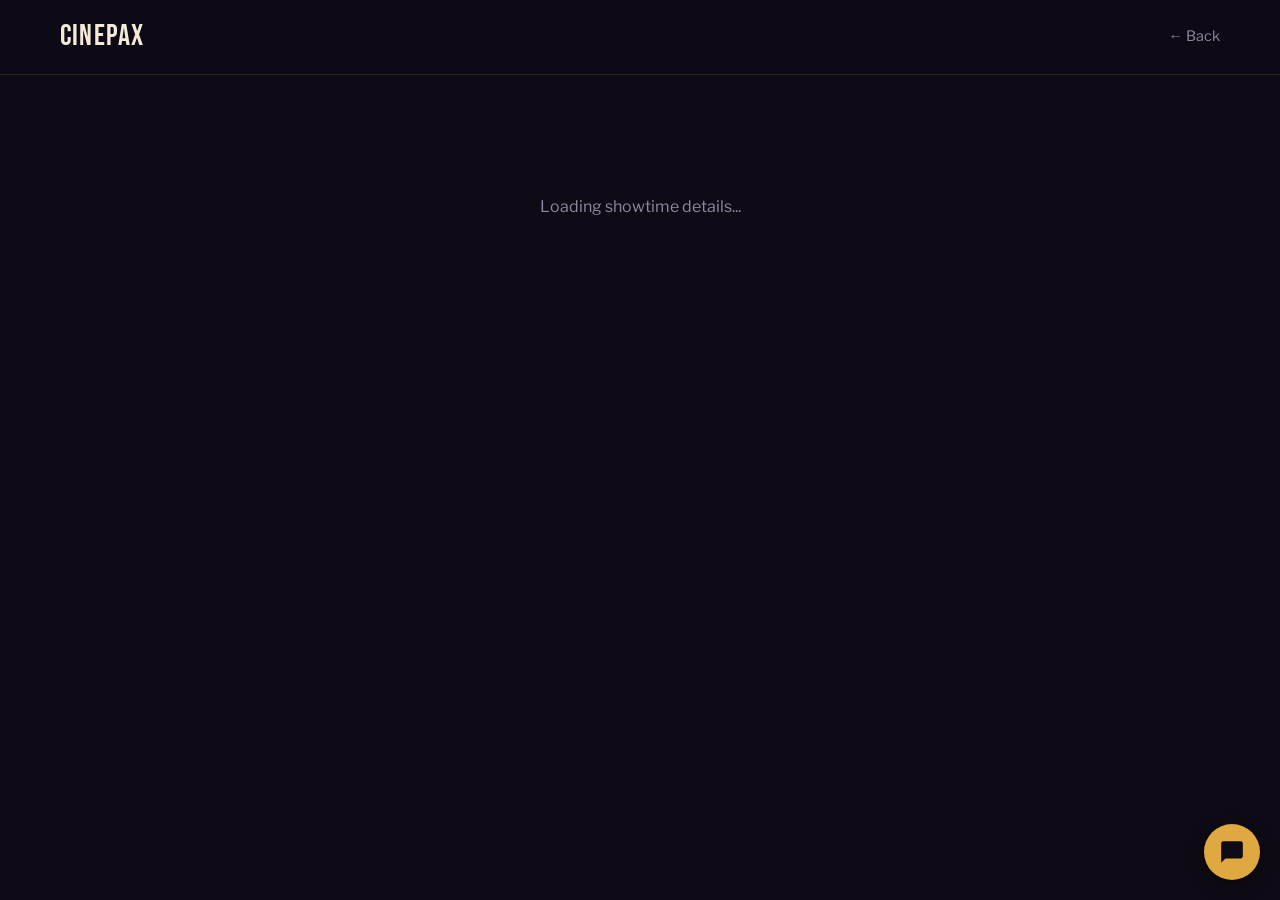
<file: booking.html>
<!DOCTYPE html>
<html lang="en">
<head>
<meta charset="UTF-8">
<meta name="viewport" content="width=device-width, initial-scale=1.0">
<meta name="color-scheme" content="dark">
<meta name="theme-color" content="#0f0b16">
<title>Book Tickets — Cinepax</title>
<link rel="preconnect" href="https://fonts.googleapis.com">
<link rel="preconnect" href="https://fonts.gstatic.com" crossorigin>
<link href="https://fonts.googleapis.com/css2?family=Bebas+Neue&family=Libre+Franklin:wght@400;500;600;700;800&family=IBM+Plex+Mono:wght@400;500&display=swap" rel="stylesheet">
<link rel="stylesheet" href="style.css">
<style>
  /* Booking-specific layout */
  .booking-header {
    padding: 20px;
    background: var(--bg-raised);
    border-bottom: 1px solid var(--line);
    position: sticky;
    top: 56px;
    z-index: 50;
  }

  .booking-header-inner {
    max-width: 1200px;
    margin: 0 auto;
    display: flex;
    justify-content: space-between;
    align-items: center;
    gap: 16px;
  }

  .booking-timer {
    font-family: 'IBM Plex Mono', monospace;
    font-size: 0.85rem;
    color: var(--marigold-bright);
    display: flex;
    align-items: center;
    gap: 6px;
  }

  .booking-timer svg {
    width: 16px;
    height: 16px;
  }

  .booking-main {
    max-width: 1200px;
    margin: 0 auto;
    padding: 24px 20px;
    display: grid;
    grid-template-columns: 1fr 320px;
    gap: 24px;
  }

  @media (max-width: 768px) {
    .booking-main {
      grid-template-columns: 1fr;
    }
    .booking-header-inner {
      flex-direction: column;
      align-items: flex-start;
    }
  }

  .seatmap-wrap {
    background: var(--bg-card);
    border: 1px solid var(--line);
    border-radius: 8px;
    padding: 24px;
  }

  .seatmap-info {
    margin-bottom: 24px;
    padding-bottom: 20px;
    border-bottom: 1px solid var(--line);
  }

  .seatmap-info h1 {
    font-size: clamp(1.4rem, 4vw, 2rem);
    margin-bottom: 8px;
  }

  .seatmap-info .meta {
    color: var(--muted);
    font-size: 0.9rem;
  }

  .screen-label {
    width: 100%;
    text-align: center;
    padding: 16px 0;
    font-family: 'IBM Plex Mono', monospace;
    font-size: 0.8rem;
    letter-spacing: 0.12em;
    color: var(--muted);
    text-transform: uppercase;
    border-bottom: 2px solid var(--teal);
    margin-bottom: 24px;
  }

  .seat-grid {
    display: flex;
    flex-direction: column;
    gap: 12px;
    margin-bottom: 24px;
  }

  .seat-row {
    display: flex;
    align-items: center;
    justify-content: center;
    gap: 8px;
  }

  .row-label {
    min-width: 28px;
    text-align: right;
    font-weight: 600;
    color: var(--muted);
    font-size: 0.9rem;
  }

  .aisle {
    min-width: 16px;
  }

  .seat {
    width: 32px;
    height: 32px;
    border-radius: 4px;
    border: 1.5px solid var(--line);
    background: transparent;
    cursor: pointer;
    transition: all 0.2s ease;
    position: relative;
    display: flex;
    align-items: center;
    justify-content: center;
    font-size: 0.7rem;
    color: transparent;
  }

  .seat:not(.taken):hover {
    border-color: var(--marigold-bright);
    background: rgba(224, 168, 64, 0.1);
  }

  .seat.taken {
    background: var(--seat-taken);
    border-color: rgba(224, 168, 64, 0);
    cursor: not-allowed;
    opacity: 0.6;
  }

  .seat.gold {
    border-color: rgba(224, 168, 64, 0.5);
  }

  .seat.gold:not(.taken):hover {
    background: rgba(224, 168, 64, 0.15);
  }

  .seat.selected {
    background: var(--magenta-bright);
    border-color: var(--magenta-bright);
    color: var(--cream);
    font-weight: 600;
  }

  .seat-legend {
    display: grid;
    grid-template-columns: repeat(auto-fit, minmax(140px, 1fr));
    gap: 12px;
    padding: 16px;
    background: rgba(224, 168, 64, 0.05);
    border-radius: 6px;
    margin-bottom: 24px;
  }

  .seat-legend span {
    display: flex;
    align-items: center;
    gap: 8px;
    font-size: 0.85rem;
  }

  .legend-dot {
    width: 20px;
    height: 20px;
    border-radius: 3px;
    flex-shrink: 0;
  }

  /* Sidebar */
  .booking-sidebar {
    position: sticky;
    top: 150px;
    height: fit-content;
  }

  .booking-card {
    background: var(--bg-card);
    border: 1px solid var(--line);
    border-radius: 8px;
    padding: 20px;
    margin-bottom: 16px;
  }

  .booking-card h3 {
    font-size: 0.9rem;
    font-family: 'IBM Plex Mono', monospace;
    text-transform: uppercase;
    letter-spacing: 0.1em;
    color: var(--marigold-bright);
    margin-bottom: 16px;
  }

  .seat-summary {
    display: flex;
    flex-direction: column;
    gap: 8px;
    margin-bottom: 16px;
  }

  .seat-item {
    display: flex;
    justify-content: space-between;
    align-items: center;
    font-size: 0.85rem;
    padding: 8px 0;
    border-bottom: 1px solid var(--line);
  }

  .seat-item:last-child {
    border-bottom: none;
  }

  .seat-item-label {
    color: var(--muted);
  }

  .seat-item-price {
    font-weight: 600;
    color: var(--marigold-bright);
  }

  .price-section {
    padding: 16px 0;
    border-top: 1px solid var(--line);
    margin-top: 16px;
  }

  .price-row {
    display: flex;
    justify-content: space-between;
    margin-bottom: 8px;
    font-size: 0.9rem;
  }

  .price-row.total {
    font-size: 1.1rem;
    font-weight: 700;
    color: var(--marigold-bright);
    margin-top: 12px;
  }

  .promo-input {
    display: flex;
    gap: 8px;
    margin-top: 16px;
  }

  .promo-input input {
    flex: 1;
    background: var(--bg-raised);
    border: 1px solid var(--line);
    border-radius: 4px;
    padding: 8px 12px;
    color: var(--cream);
    font-size: 0.85rem;
  }

  .promo-input input::placeholder {
    color: var(--muted);
  }

  .promo-input button {
    background: transparent;
    border: 1px solid var(--teal-bright);
    color: var(--teal-bright);
    border-radius: 4px;
    padding: 8px 16px;
    font-size: 0.8rem;
    cursor: pointer;
    transition: all 0.2s ease;
  }

  .promo-input button:hover {
    background: rgba(95, 163, 175, 0.1);
  }

  .checkout-btn {
    width: 100%;
    padding: 12px 16px;
    margin-top: 16px;
    font-size: 0.95rem;
  }

  .checkout-btn:disabled {
    opacity: 0.5;
    cursor: not-allowed;
  }

  .no-seats-message {
    text-align: center;
    color: var(--muted);
    padding: 20px;
    font-size: 0.9rem;
  }

  .loading-message {
    text-align: center;
    padding: 40px 20px;
    color: var(--muted);
  }

  .error-message {
    background: rgba(177, 63, 63, 0.1);
    border: 1px solid rgba(177, 63, 63, 0.3);
    color: #ff8a8a;
    padding: 16px;
    border-radius: 6px;
    margin-bottom: 20px;
    font-size: 0.9rem;
  }
</style>
</head>
<body>

<a href="#main" class="skip-link">Skip to content</a>

<header>
  <div class="nav-bar">
    <a href="index.html" class="brand" aria-label="Cinepax home"><span class="name">CINEPAX</span></a>
    <a href="javascript:history.back()" class="back-link">← Back</a>
  </div>
</header>

<div class="booking-header" id="bookingTimer" style="display:none;">
  <div class="booking-header-inner">
    <span id="timerText" class="booking-timer">
      <svg viewBox="0 0 24 24"><path d="M11 17c0 .55.45 1 1 1s1-.45 1-1-.45-1-1-1-1 .45-1 1zm6-9h-5V2h-2v6H5c-.55 0-1 .45-1 1v10c0 .55.45 1 1 1h12c.55 0 1-.45 1-1V9c0-.55-.45-1-1-1zm0 10H5V9h12v8z"></path></svg>
      <span id="timer">15:00</span> left to complete your booking
    </span>
  </div>
</div>

<main id="main" class="booking-main" style="display:none;">
  <div class="seatmap-wrap">
    <div class="seatmap-info" id="seatmapInfo"></div>
    
    <div class="screen-label">SCREEN</div>
    
    <div id="seatGridContainer" class="seat-grid"></div>

    <div class="seat-legend">
      <span>
        <span class="legend-dot" style="background:var(--bg-raised); border:1px solid var(--line);"></span>
        <span>Silver — Rs <span id="silverPrice">650</span></span>
      </span>
      <span>
        <span class="legend-dot" style="background:var(--bg-raised); border:1px solid rgba(224,168,64,0.5);"></span>
        <span>Gold — Rs <span id="goldPrice">900</span></span>
      </span>
      <span>
        <span class="legend-dot" style="background:var(--magenta-bright);"></span>
        <span>Selected</span>
      </span>
      <span>
        <span class="legend-dot" style="background:var(--seat-taken);"></span>
        <span>Taken</span>
      </span>
    </div>
  </div>

  <aside class="booking-sidebar">
    <div class="booking-card">
      <h3>Your Selection</h3>
      <div id="seatSummary" class="seat-summary">
        <div class="no-seats-message">No seats selected yet</div>
      </div>

      <div class="price-section">
        <div class="price-row">
          <span>Subtotal</span>
          <span id="subtotal">Rs 0</span>
        </div>
        <div class="price-row">
          <span>GST (17%)</span>
          <span id="gst">Rs 0</span>
        </div>
        <div class="price-row total">
          <span>Total</span>
          <span id="total">Rs 0</span>
        </div>
      </div>

      <div class="promo-input">
        <input type="text" id="promoCode" placeholder="Promo code (optional)" maxlength="20">
        <button id="promoBtn">Apply</button>
      </div>

      <button class="btn btn-primary checkout-btn" id="checkoutBtn" disabled>
        Continue to Pay
      </button>
    </div>

    <div class="booking-card" style="background: rgba(224, 168, 64, 0.05); border-color: rgba(224, 168, 64, 0.2);">
      <h3 style="color: var(--marigold);">💡 Pro Tip</h3>
      <p style="font-size: 0.85rem; line-height: 1.4;">Gold seats offer reclining comfort and better sightlines. Perfect for a premium experience — only Rs 250 more per seat.</p>
    </div>
  </aside>
</main>

<div id="loadingState" style="max-width: 1200px; margin: 60px auto; padding: 20px;">
  <p class="loading-message">Loading showtime details...</p>
</div>

<div id="errorState" style="max-width: 1200px; margin: 60px auto; padding: 20px; display:none;">
  <div class="error-message" id="errorMessage"></div>
  <div style="text-align: center; margin-top: 20px;">
    <a href="index.html" class="btn btn-primary">← Back to home</a>
  </div>
</div>

<script type="module">
import { createClient } from 'https://esm.sh/@supabase/supabase-js@2';

const SUPABASE_URL = 'https://jonmnpnxtqavsrrjglet.supabase.co';
const SUPABASE_ANON_KEY = 'eyJhbGciOiJIUzI1NiIsInR5cCI6IkpXVCJ9.eyJpc3MiOiJzdXBhYmFzZSIsInJlZiI6Impvbm1ucG54dHFhdnNycmpnbGV0Iiwicm9sZSI6ImFub24iLCJpYXQiOjE3ODYyMDc3MzcsImV4cCI6MjEwMTc4MzczN30.z36lYdzrTEbFyisYmj1LNqAIqHH28pKNhuI1WOLpaJQ';
const supabase = createClient(SUPABASE_URL, SUPABASE_ANON_KEY);

const BOOKING_TIMEOUT = 15 * 60 * 1000;
const SEAT_ROWS = 8;
const SEATS_PER_ROW = 8;

let selectedSeats = new Set();
let showtimeData = null;
let bookingId = null;

const params = new URLSearchParams(location.search);
const showtimeId = params.get('st');

async function init() {
  console.log('%c=== CINEPAX BOOKING PAGE ===', 'color: #e0a840; font-weight: bold; font-size: 14px;');
  console.log('Showtime ID from URL:', showtimeId);
  
  if (!showtimeId) {
    showError('❌ No showtime selected. Please click a showtime from the movie details page.');
    return;
  }

  try {
    console.log('📍 Loading showtime data...');
    await loadShowtimeData();
    console.log('✅ Showtime loaded successfully');
    
    await loadSeatAvailability();
    renderSeatMap();
    setupTimer();
    setupEventListeners();
    
    document.getElementById('loadingState').style.display = 'none';
    document.getElementById('errorState').style.display = 'none';
    document.querySelector('main.booking-main').style.display = 'grid';
    document.getElementById('bookingTimer').style.display = 'block';
    
    console.log('✅ Booking page ready');
  } catch (err) {
    console.error('%c❌ ERROR', 'color: #ff8a8a; font-weight: bold;', err);
    showError(`<strong>Error:</strong> ${err.message}`);
  }
}

async function loadShowtimeData() {
  console.log('Fetching from showtimes table...');
  
  const { data, error } = await supabase
    .from('showtimes')
    .select(`id, movie_id, cinema_id, screen, format, show_time, price_silver, price_gold, movies(id, title), cinemas(id, name, city)`)
    .eq('id', showtimeId)
    .maybeSingle();

  if (error) {
    console.error('Supabase error:', error);
    throw new Error(`Database error: ${error.message}`);
  }

  if (!data) {
    console.error('Showtime not found. ID was:', showtimeId);
    throw new Error(`Showtime not found. Make sure you clicked a valid showtime.`);
  }

  console.log('Showtime data:', data);
  showtimeData = data;

  const when = new Date(data.show_time).toLocaleString('en-GB', {
    weekday: 'short',
    day: 'numeric',
    month: 'short',
    hour: '2-digit',
    minute: '2-digit'
  });

  document.getElementById('seatmapInfo').innerHTML = `
    <h1>${escapeHtml(data.movies?.title || 'Film')}</h1>
    <p class="meta">
      ${escapeHtml(data.cinemas?.name || 'Cinema')} · ${escapeHtml(data.cinemas?.city || '')} · Screen ${data.screen || '?'}<br>
      ${when}
    </p>
  `;

  document.getElementById('silverPrice').textContent = data.price_silver;
  document.getElementById('goldPrice').textContent = data.price_gold;

  const movieId = data.movie_id;
  document.querySelector('.back-link').href = `movie.html?id=${movieId}`;
}

async function loadSeatAvailability() {
  console.log('Loading seat availability...');
  
  const bookingPayload = {
    showtime_id: showtimeId,
    created_at: new Date().toISOString(),
    expires_at: new Date(Date.now() + BOOKING_TIMEOUT).toISOString()
  };

  const { data, error } = await supabase
    .from('bookings')
    .insert([bookingPayload])
    .select('id')
    .single();

  if (!error && data) {
    bookingId = data.id;
    console.log('Booking session created:', bookingId);
  }
}

function renderSeatMap() {
  const container = document.getElementById('seatGridContainer');
  container.innerHTML = '';

  const seatRows = new Map();

  for (let row = 0; row < SEAT_ROWS; row++) {
    const rowLabel = String.fromCharCode(65 + row);
    seatRows.set(rowLabel, []);

    for (let col = 0; col < SEATS_PER_ROW; col++) {
      const seatNum = col + 1;
      const seatId = `${rowLabel}${seatNum}`;

      const takenSeats = new Set(['B2', 'B7', 'D4']);
      const isTaken = takenSeats.has(seatId);
      const isGold = row >= 2 && row <= 3;

      const seatBtn = document.createElement('button');
      seatBtn.className = 'seat';
      seatBtn.dataset.seat = seatId;
      seatBtn.dataset.price = isGold ? showtimeData.price_gold : showtimeData.price_silver;
      seatBtn.dataset.type = isGold ? 'gold' : 'silver';
      
      if (isTaken) {
        seatBtn.classList.add('taken');
        seatBtn.disabled = true;
      } else {
        if (isGold) seatBtn.classList.add('gold');
        seatBtn.addEventListener('click', toggleSeat);
      }

      seatBtn.textContent = seatNum;
      seatRows.get(rowLabel).push(seatBtn);
    }
  }

  seatRows.forEach((seats, rowLabel) => {
    const rowEl = document.createElement('div');
    rowEl.className = 'seat-row';

    const label = document.createElement('span');
    label.className = 'row-label';
    label.textContent = rowLabel;
    rowEl.appendChild(label);

    for (let i = 0; i < 4; i++) {
      rowEl.appendChild(seats[i]);
    }

    const aisle = document.createElement('span');
    aisle.className = 'aisle';
    rowEl.appendChild(aisle);

    for (let i = 4; i < 8; i++) {
      rowEl.appendChild(seats[i]);
    }

    container.appendChild(rowEl);
  });
}

function toggleSeat(e) {
  const seatId = e.target.dataset.seat;
  
  if (selectedSeats.has(seatId)) {
    selectedSeats.delete(seatId);
    e.target.classList.remove('selected');
  } else {
    selectedSeats.add(seatId);
    e.target.classList.add('selected');
  }

  updateSummary();
}

function updateSummary() {
  const summaryEl = document.getElementById('seatSummary');

  if (selectedSeats.size === 0) {
    summaryEl.innerHTML = '<div class="no-seats-message">No seats selected yet</div>';
    document.getElementById('checkoutBtn').disabled = true;
    updatePricing();
    return;
  }

  let html = '';
  let subtotal = 0;

  const seatElements = Array.from(document.querySelectorAll('.seat.selected')).sort((a, b) => {
    const seatA = a.dataset.seat;
    const seatB = b.dataset.seat;
    if (seatA[0] !== seatB[0]) return seatA[0].localeCompare(seatB[0]);
    return parseInt(seatA.slice(1)) - parseInt(seatB.slice(1));
  });

  seatElements.forEach(el => {
    const seatId = el.dataset.seat;
    const price = parseInt(el.dataset.price);
    const type = el.dataset.type;
    
    html += `
      <div class="seat-item">
        <span class="seat-item-label">${seatId} <span style="color: var(--muted); font-size: 0.75rem;">(${type})</span></span>
        <span class="seat-item-price">Rs ${price}</span>
      </div>
    `;
    subtotal += price;
  });

  summaryEl.innerHTML = html;
  document.getElementById('checkoutBtn').disabled = false;

  const gst = Math.round(subtotal * 0.17);
  const total = subtotal + gst;

  document.getElementById('subtotal').textContent = `Rs ${subtotal.toLocaleString()}`;
  document.getElementById('gst').textContent = `Rs ${gst.toLocaleString()}`;
  document.getElementById('total').textContent = `Rs ${total.toLocaleString()}`;
}

function setupEventListeners() {
  document.getElementById('checkoutBtn').addEventListener('click', () => {
    const seatsArray = Array.from(selectedSeats);
    const total = document.getElementById('total').textContent;
    console.log('✅ Checkout clicked');
    console.log('Selected seats:', seatsArray);
    console.log('Total:', total);
    
    const summary = {
      showtimeId,
      seats: seatsArray,
      total: total
    };
    
    sessionStorage.setItem('bookingSummary', JSON.stringify(summary));
    alert(`Booking ${seatsArray.join(', ')} - ${total}\n\n(Payment integration coming soon)`);
  });

  document.getElementById('promoBtn').addEventListener('click', () => {
    const code = document.getElementById('promoCode').value.trim().toUpperCase();
    console.log('Promo code entered:', code);
    if (code) {
      alert(`Promo code "${code}" applied! (Demo)`);
    }
  });

  document.getElementById('promoCode').addEventListener('keydown', (e) => {
    if (e.key === 'Enter') {
      document.getElementById('promoBtn').click();
    }
  });
}

function setupTimer() {
  const endTime = Date.now() + BOOKING_TIMEOUT;

  const updateTimer = () => {
    const remaining = endTime - Date.now();
    
    if (remaining <= 0) {
      document.getElementById('bookingTimer').style.display = 'none';
      showError('⏱️ Your booking session has expired. Please select a showtime again.');
      document.querySelector('main.booking-main').style.display = 'none';
      return;
    }

    const minutes = Math.floor(remaining / 60000);
    const seconds = Math.floor((remaining % 60000) / 1000);
    
    document.getElementById('timer').textContent = 
      `${String(minutes).padStart(2, '0')}:${String(seconds).padStart(2, '0')}`;
  };

  updateTimer();
  const interval = setInterval(updateTimer, 1000);

  window.addEventListener('beforeunload', () => clearInterval(interval));
}

function showError(message) {
  document.getElementById('loadingState').style.display = 'none';
  document.getElementById('errorState').style.display = 'block';
  document.getElementById('errorMessage').innerHTML = message;
}

function escapeHtml(str) {
  const div = document.createElement('div');
  div.textContent = str ?? '';
  return div.innerHTML;
}

init();
</script>

<script src="chat-widget.js" defer></script>
</body>
</html>
</file>
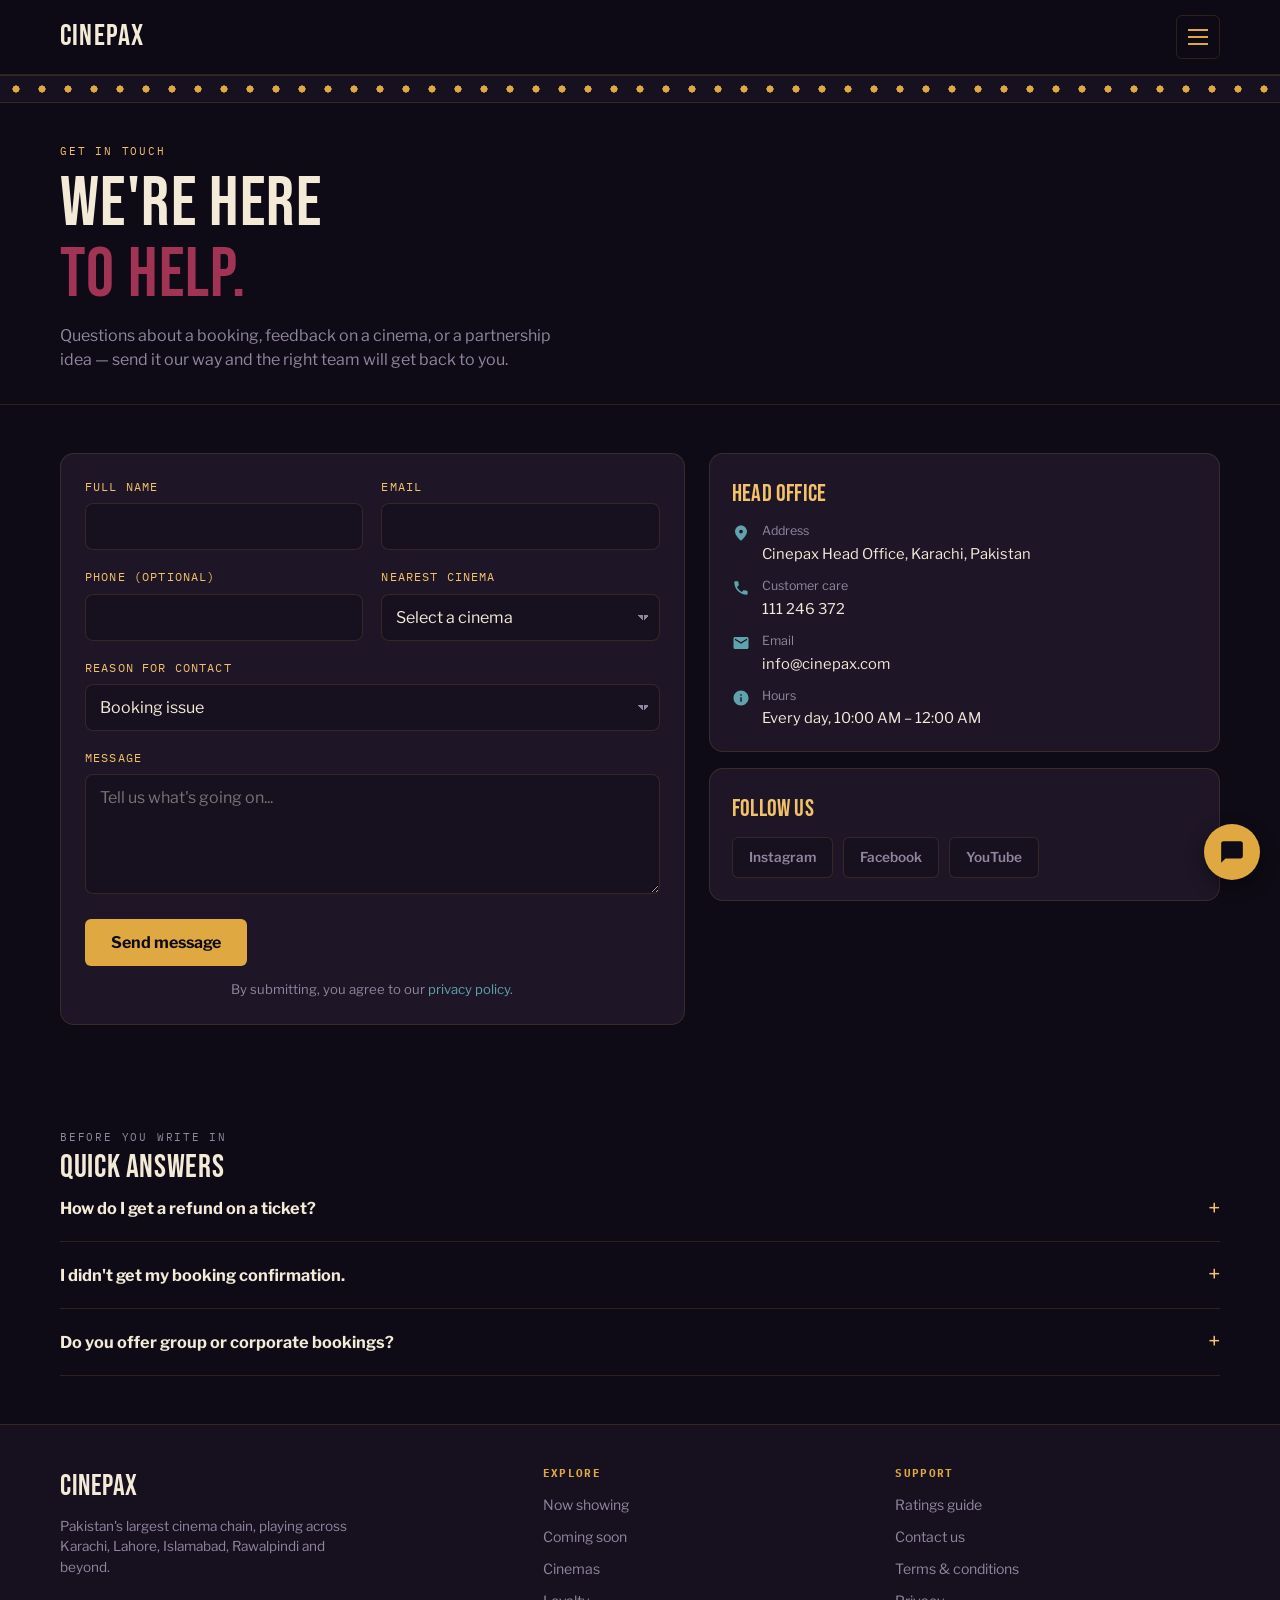
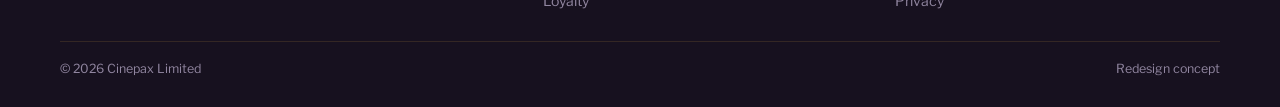
<file: contact.html>
<!DOCTYPE html>
<html lang="en">
<head>
<meta charset="UTF-8">
<meta name="viewport" content="width=device-width, initial-scale=1.0">
<meta name="color-scheme" content="dark">
<meta name="theme-color" content="#0f0b16">
<meta name="description" content="Contact Cinepax — get in touch about bookings, feedback, or partnerships.">
<title>Contact Us — Cinepax</title>
<link rel="preconnect" href="https://fonts.googleapis.com">
<link rel="preconnect" href="https://fonts.gstatic.com" crossorigin>
<link href="https://fonts.googleapis.com/css2?family=Bebas+Neue&family=Libre+Franklin:wght@400;500;600;700;800&family=IBM+Plex+Mono:wght@400;500&display=swap" rel="stylesheet">
<link rel="stylesheet" href="style.css">
</head>
<body>

<a href="#main" class="skip-link">Skip to content</a>

<header>
  <div class="nav-bar">
    <a href="index.html" class="brand" aria-label="Cinepax home"><span class="name">CINEPAX</span></a>
    <button class="menu-toggle" id="menuToggle" aria-expanded="false" aria-controls="navOverlay" aria-label="Open menu"><span></span></button>
  </div>
</header>

<nav class="nav-overlay" id="navOverlay">
  <div class="nav-overlay-top">
    <span class="brand"><span class="name">CINEPAX</span></span>
    <button class="menu-toggle" id="menuClose" aria-label="Close menu">✕</button>
  </div>
  <div class="nav-grid">
    <a href="index.html#showing">Now Showing</a>
    <a href="index.html#showing">Coming Soon</a>
    <a href="index.html#cinemas">Cinemas</a>
    <a href="index.html#loyalty">Loyalty</a>
    <a href="index.html#showing">Experiences</a>
    <a href="index.html#cinemas">Events</a>
  </div>
  <div class="nav-overlay-footer">
    <a href="ratings.html">Ratings guide</a>
    <a href="contact.html">Contact us</a>
    <a href="index.html#top">Terms &amp; privacy</a>
  </div>
</nav>

<main id="main">

  <div class="arch-band" role="presentation"></div>
  <div class="page-hero">
    <div class="page-hero-inner">
      <p class="eyebrow">Get in touch</p>
      <h1 class="display">We're here<br><span style="color: var(--magenta-bright);">to help.</span></h1>
      <p class="sub">Questions about a booking, feedback on a cinema, or a partnership idea — send it our way and the right team will get back to you.</p>
    </div>
  </div>

  <section>
    <div class="contact-grid">

      <div class="contact-card">
        <div class="form-success" id="formSuccess">Thanks — your message has been sent. We'll get back to you within 1–2 business days.</div>
        <form id="contactForm" name="contact" method="POST" data-netlify="true" netlify-honeypot="botfield">
          <input type="hidden" name="form-name" value="contact">
          <p style="position:absolute; left:-9999px;">
            <label>Don't fill this out: <input name="botfield"></label>
          </p>
          <div class="field-row">
            <div class="field">
              <label for="fullName">Full name</label>
              <input type="text" id="fullName" name="fullName" required autocomplete="name">
            </div>
            <div class="field">
              <label for="email">Email</label>
              <input type="email" id="email" name="email" required autocomplete="email">
            </div>
          </div>

          <div class="field-row">
            <div class="field">
              <label for="phone">Phone (optional)</label>
              <input type="tel" id="phone" name="phone" autocomplete="tel">
            </div>
            <div class="field">
              <label for="cinema">Nearest cinema</label>
              <select id="cinema" name="cinema">
                <option value="">Select a cinema</option>
                <option value="amanah-mall">Amanah Mall — Lahore</option>
                <option value="boulevard-mall">Boulevard Mall — Hyderabad</option>
                <option value="hotelone">HotelOne — Faisalabad</option>
                <option value="jinnah-park">Jinnah Park — Rawalpindi</option>
                <option value="kings-mall">Kings Mall — Gujranwala</option>
                <option value="mall-of-sialkot">Mall of Sialkot — Sialkot</option>
                <option value="nayyar-mall">Nayyar Mall — Gujrat</option>
                <option value="ocean-mall">Ocean Mall — Karachi</option>
                <option value="packages-mall">Packages Mall — Lahore</option>
                <option value="world-trade-center">World Trade Center — Islamabad</option>
              </select>
            </div>
          </div>

          <div class="field">
            <label for="reason">Reason for contact</label>
            <select id="reason" name="reason">
              <option value="booking">Booking issue</option>
              <option value="feedback">Feedback</option>
              <option value="partnership">Partnership / business enquiry</option>
              <option value="press">Press</option>
              <option value="other">Other</option>
            </select>
          </div>

          <div class="field">
            <label for="message">Message</label>
            <textarea id="message" name="message" required placeholder="Tell us what's going on..."></textarea>
          </div>

          <button type="submit" class="btn btn-primary">Send message</button>
          <p class="form-note">By submitting, you agree to our <a href="index.html#top" style="color: var(--teal-bright);">privacy policy</a>.</p>
        </form>
      </div>

      <div>
        <div class="info-card">
          <h3>Head office</h3>
          <div class="info-row">
            <svg viewBox="0 0 24 24"><path d="M12 2C7.6 2 4 5.6 4 10c0 5.2 6.6 11.1 7.1 11.6.5.4 1.2.4 1.7 0C13.4 21.1 20 15.2 20 10c0-4.4-3.6-8-8-8zm0 10.5c-1.4 0-2.5-1.1-2.5-2.5S10.6 7.5 12 7.5s2.5 1.1 2.5 2.5-1.1 2.5-2.5 2.5z"></path></svg>
            <div><span class="label">Address</span>Cinepax Head Office, Karachi, Pakistan</div>
          </div>
          <div class="info-row">
            <svg viewBox="0 0 24 24"><path d="M6.6 10.8c1.4 2.8 3.7 5 6.5 6.5l2.2-2.2c.3-.3.7-.4 1-.2 1.1.4 2.3.6 3.5.6.6 0 1 .4 1 1V20c0 .6-.4 1-1 1C10.5 21 3 13.5 3 4c0-.6.4-1 1-1h3.5c.6 0 1 .4 1 1 0 1.2.2 2.4.6 3.5.1.4 0 .8-.2 1L6.6 10.8z"></path></svg>
            <div><span class="label">Customer care</span>111 246 372</div>
          </div>
          <div class="info-row">
            <svg viewBox="0 0 24 24"><path d="M20 4H4c-1.1 0-2 .9-2 2v12c0 1.1.9 2 2 2h16c1.1 0 2-.9 2-2V6c0-1.1-.9-2-2-2zm0 4l-8 5-8-5V6l8 5 8-5v2z"></path></svg>
            <div><span class="label">Email</span>info@cinepax.com</div>
          </div>
          <div class="info-row">
            <svg viewBox="0 0 24 24"><path d="M12 2C6.5 2 2 6.5 2 12s4.5 10 10 10 10-4.5 10-10S17.5 2 12 2zm1 15h-2v-6h2v6zm0-8h-2V7h2v2z"></path></svg>
            <div><span class="label">Hours</span>Every day, 10:00 AM &ndash; 12:00 AM</div>
          </div>
        </div>

        <div class="info-card">
          <h3>Follow us</h3>
          <div class="social-row">
            <a href="#top">Instagram</a>
            <a href="#top">Facebook</a>
            <a href="#top">YouTube</a>
          </div>
        </div>
      </div>

    </div>
  </section>

  <section>
    <div class="section-head" style="margin-bottom: 8px;">
      <p class="eyebrow">Before you write in</p>
      <h2 class="display" style="font-size: clamp(1.6rem, 5vw, 2rem); margin-top: 6px;">Quick answers</h2>
    </div>
    <div>
      <details class="faq-item">
        <summary>How do I get a refund on a ticket?</summary>
        <p>Refunds for online bookings can be requested up to 2 hours before showtime from your booking confirmation email, or through Manage Booking.</p>
      </details>
      <details class="faq-item">
        <summary>I didn't get my booking confirmation.</summary>
        <p>Check your spam folder first. If it's still missing after 15 minutes, contact us with your payment reference and we'll resend it.</p>
      </details>
      <details class="faq-item">
        <summary>Do you offer group or corporate bookings?</summary>
        <p>Yes — select "Partnership / business enquiry" above and include your group size, preferred cinema, and date.</p>
      </details>
    </div>
  </section>

</main>

<footer>
  <div class="footer-inner">
    <div class="footer-brand">
      <span class="name">CINEPAX</span>
      <p>Pakistan's largest cinema chain, playing across Karachi, Lahore, Islamabad, Rawalpindi and beyond.</p>
    </div>
    <div class="footer-col">
      <h4>Explore</h4>
      <ul>
        <li><a href="index.html#showing">Now showing</a></li>
        <li><a href="index.html#showing">Coming soon</a></li>
        <li><a href="index.html#cinemas">Cinemas</a></li>
        <li><a href="index.html#loyalty">Loyalty</a></li>
      </ul>
    </div>
    <div class="footer-col">
      <h4>Support</h4>
      <ul>
        <li><a href="ratings.html">Ratings guide</a></li>
        <li><a href="contact.html">Contact us</a></li>
        <li><a href="index.html#top">Terms &amp; conditions</a></li>
        <li><a href="index.html#top">Privacy</a></li>
      </ul>
    </div>
  </div>
  <div class="footer-bottom">
    <span>&copy; 2026 Cinepax Limited</span>
    <span>Redesign concept</span>
  </div>
</footer>

<script>
  const toggle = document.getElementById('menuToggle');
  const overlay = document.getElementById('navOverlay');
  const close = document.getElementById('menuClose');
  function openNav(){ overlay.classList.add('open'); toggle.setAttribute('aria-expanded','true'); close.focus(); }
  function closeNav(){ overlay.classList.remove('open'); toggle.setAttribute('aria-expanded','false'); toggle.focus(); }
  toggle.addEventListener('click', openNav);
  close.addEventListener('click', closeNav);
  overlay.addEventListener('keydown', e => { if(e.key === 'Escape') closeNav(); });
  overlay.querySelectorAll('a').forEach(a => a.addEventListener('click', closeNav));

  const form = document.getElementById('contactForm');
  const successBox = document.getElementById('formSuccess');
  form.addEventListener('submit', (e) => {
    e.preventDefault();
    const data = new FormData(form);
    fetch('/', {
      method: 'POST',
      headers: { 'Content-Type': 'application/x-www-form-urlencoded' },
      body: new URLSearchParams(data).toString()
    })
    .then(() => {
      successBox.classList.add('show');
      successBox.scrollIntoView({ behavior: 'smooth', block: 'center' });
      form.reset();
    })
    .catch(() => {
      alert('Something went wrong sending your message — please try again or email info@cinepax.com directly.');
    });
    // NOTE: this posts to Netlify Forms (works once deployed on Netlify). Once the custom backend is live,
    // this can instead POST to a /contact API endpoint that saves to Supabase and/or sends email via Resend.
  });
</script>

<script src="chat-widget.js" defer></script>
</body>
</html>
</file>
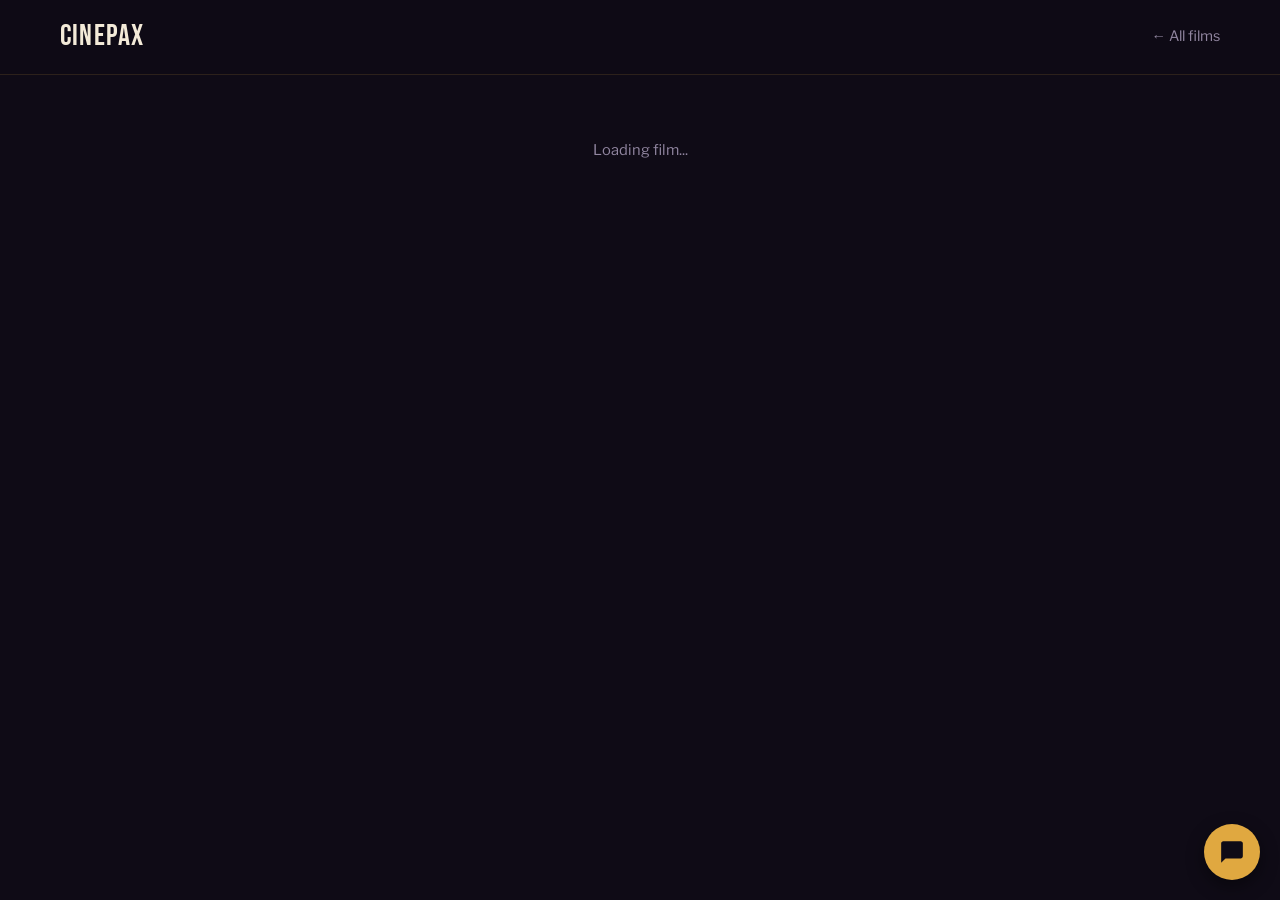
<file: movie.html>
<!DOCTYPE html>
<html lang="en">
<head>
<meta charset="UTF-8">
<meta name="viewport" content="width=device-width, initial-scale=1.0">
<meta name="color-scheme" content="dark">
<meta name="theme-color" content="#0f0b16">
<title>Film — Cinepax</title>
<link rel="preconnect" href="https://fonts.googleapis.com">
<link rel="preconnect" href="https://fonts.gstatic.com" crossorigin>
<link href="https://fonts.googleapis.com/css2?family=Bebas+Neue&family=Libre+Franklin:wght@400;500;600;700;800&family=IBM+Plex+Mono:wght@400;500&display=swap" rel="stylesheet">
<link rel="stylesheet" href="style.css">
</head>
<body>

<header>
  <div class="nav-bar">
    <a href="index.html" class="brand"><span class="name">CINEPAX</span></a>
    <a href="movies.html" class="back-link">← All films</a>
  </div>
</header>

<main class="movie-main">
  <p class="loading-note" id="loadingNote">Loading film...</p>
  <div id="content" style="display:none;">
    <div class="hero-row">
      <div class="poster-box" id="posterBox"></div>
      <div class="hero-info">
        <h1 class="display" id="movieTitle"></h1>
        <p class="meta" id="movieMeta"></p>
        <span class="rating-pill" id="ratingPill" style="display:none;"></span>
      </div>
    </div>
    <p class="synopsis" id="movieSynopsis"></p>
    <a class="trailer-link" id="trailerLink" style="display:none;" target="_blank" rel="noopener">
      <svg viewBox="0 0 24 24"><path d="M8 5v14l11-7z"></path></svg>
      Watch trailer
    </a>

    <h2 class="section-title display">Showtimes</h2>
    <div id="showtimesWrap"></div>
    <p class="empty-note" id="noShowtimesNote" style="display:none;">No showtimes scheduled for this film yet.</p>
  </div>
  <p class="empty-note" id="notFoundNote" style="display:none;">Film not found.</p>
</main>

<script type="module">
import { createClient } from 'https://esm.sh/@supabase/supabase-js@2';

const SUPABASE_URL = 'https://jonmnpnxtqavsrrjglet.supabase.co';
const SUPABASE_ANON_KEY = 'eyJhbGciOiJIUzI1NiIsInR5cCI6IkpXVCJ9.eyJpc3MiOiJzdXBhYmFzZSIsInJlZiI6Impvbm1ucG54dHFhdnNycmpnbGV0Iiwicm9sZSI6ImFub24iLCJpYXQiOjE3ODYyMDc3MzcsImV4cCI6MjEwMTc4MzczN30.z36lYdzrTEbFyisYmj1LNqAIqHH28pKNhuI1WOLpaJQ';
const supabase = createClient(SUPABASE_URL, SUPABASE_ANON_KEY);

function escapeHtml(str){
  const d = document.createElement('div');
  d.textContent = str ?? '';
  return d.innerHTML;
}

const params = new URLSearchParams(location.search);
const movieId = params.get('id');

async function loadMovie(){
  if (!movieId) { showNotFound(); return; }
  const { data: movie, error } = await supabase.from('movies').select('*').eq('id', movieId).maybeSingle();
  document.getElementById('loadingNote').style.display = 'none';
  if (error || !movie) { showNotFound(); return; }

  document.title = movie.title + ' — Cinepax';
  document.getElementById('movieTitle').textContent = movie.title;
  const bits = [movie.genre, movie.language, movie.duration_minutes ? movie.duration_minutes + ' min' : null].filter(Boolean);
  document.getElementById('movieMeta').textContent = bits.join(' · ');
  document.getElementById('movieSynopsis').textContent = movie.synopsis || '';

  const posterBox = document.getElementById('posterBox');
  posterBox.innerHTML = movie.poster_url
    ? `<img src="${movie.poster_url}" alt="${escapeHtml(movie.title)} poster">`
    : `<div class="no-poster">${escapeHtml(movie.title)}</div>`;

  if (movie.rating_code) {
    const pill = document.getElementById('ratingPill');
    pill.textContent = `${movie.rating_country || ''} ${movie.rating_code}`.trim();
    pill.style.display = 'inline-block';
  }
  if (movie.trailer_url) {
    const link = document.getElementById('trailerLink');
    link.href = movie.trailer_url;
    link.style.display = 'inline-flex';
  }

  document.getElementById('content').style.display = 'block';
  loadShowtimes();
}

async function loadShowtimes(){
  const { data, error } = await supabase
    .from('showtimes')
    .select('*, cinemas(id, name, city)')
    .eq('movie_id', movieId)
    .gte('show_time', new Date().toISOString())
    .order('show_time');

  const wrap = document.getElementById('showtimesWrap');
  if (error || !data || data.length === 0) {
    document.getElementById('noShowtimesNote').style.display = 'block';
    return;
  }

  const byCinema = {};
  data.forEach(s => {
    const key = s.cinemas?.id || 'unknown';
    if (!byCinema[key]) byCinema[key] = { name: s.cinemas?.name || 'Unknown cinema', city: s.cinemas?.city || '', shows: [] };
    byCinema[key].shows.push(s);
  });

  Object.values(byCinema).forEach(group => {
    const groupEl = document.createElement('div');
    groupEl.className = 'cinema-group';
    const chips = group.shows.map(s => {
      const when = new Date(s.show_time).toLocaleString('en-GB', { weekday:'short', day:'numeric', month:'short', hour:'2-digit', minute:'2-digit' });
      return `<button class="showtime-chip">
        <div class="st-time">${when}</div>
        <div class="st-sub">${escapeHtml(s.screen || '')} · ${escapeHtml(s.format)} · Rs ${s.price_silver}/${s.price_gold}</div>
      </button>`;
    }).join('');
    groupEl.innerHTML = `<h3>${escapeHtml(group.name)} — ${escapeHtml(group.city)}</h3><div class="showtime-chips">${chips}</div>`;
    wrap.appendChild(groupEl);
  });
}

function showNotFound(){
  document.getElementById('notFoundNote').style.display = 'block';
}

loadMovie();
</script>
<script src="chat-widget.js" defer></script>
</body>
</html>
</file>
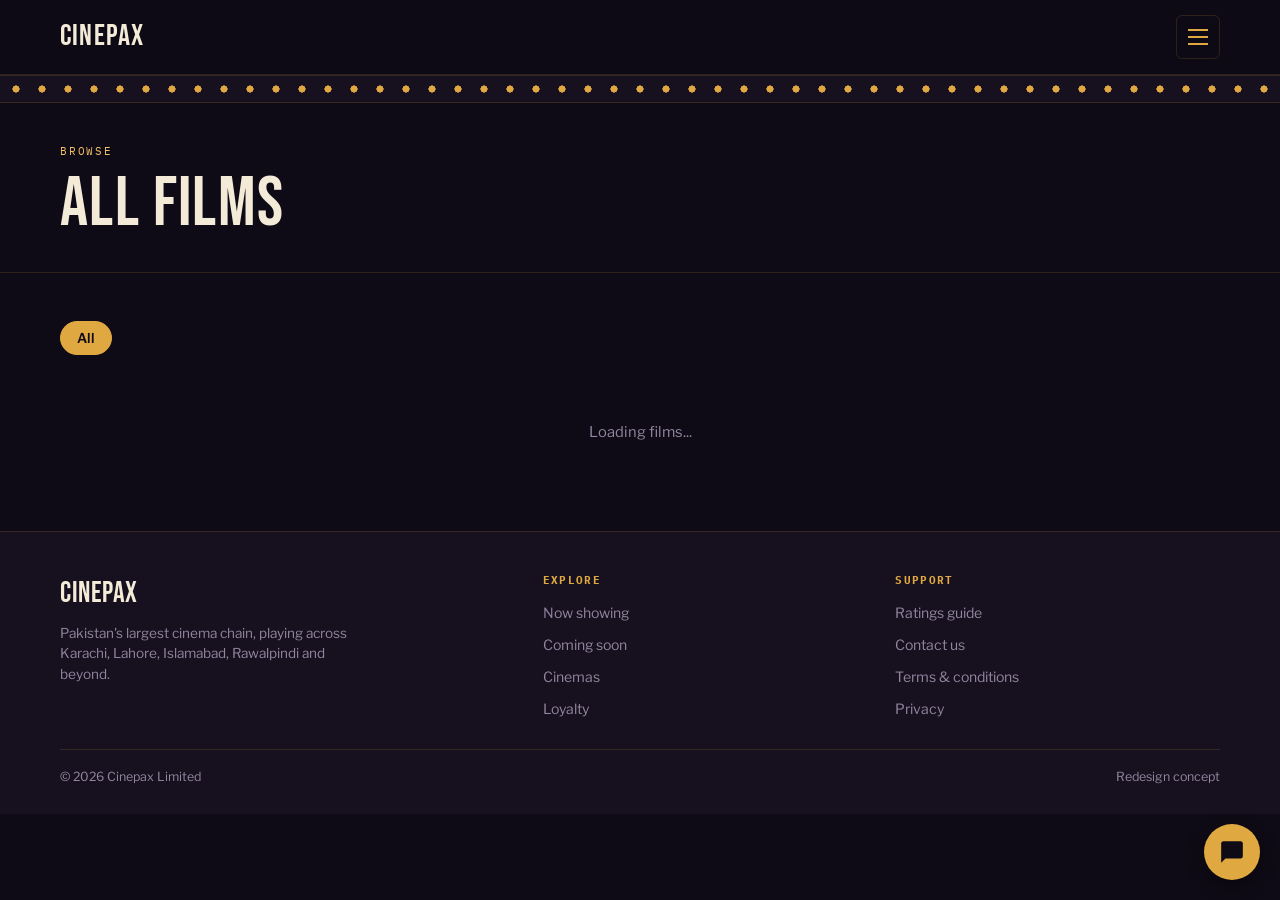
<file: movies.html>
<!DOCTYPE html>
<html lang="en">
<head>
<meta charset="UTF-8">
<meta name="viewport" content="width=device-width, initial-scale=1.0">
<meta name="color-scheme" content="dark">
<meta name="theme-color" content="#0f0b16">
<meta name="description" content="All films now showing and coming soon at Cinepax.">
<title>All Films — Cinepax</title>
<link rel="preconnect" href="https://fonts.googleapis.com">
<link rel="preconnect" href="https://fonts.gstatic.com" crossorigin>
<link href="https://fonts.googleapis.com/css2?family=Bebas+Neue&family=Libre+Franklin:wght@400;500;600;700;800&family=IBM+Plex+Mono:wght@400;500&display=swap" rel="stylesheet">
<link rel="stylesheet" href="style.css">
</head>
<body>

<a href="#main" class="skip-link">Skip to content</a>

<header>
  <div class="nav-bar">
    <a href="index.html" class="brand" aria-label="Cinepax home"><span class="name">CINEPAX</span></a>
    <button class="menu-toggle" id="menuToggle" aria-expanded="false" aria-controls="navOverlay" aria-label="Open menu"><span></span></button>
  </div>
</header>

<nav class="nav-overlay" id="navOverlay">
  <div class="nav-overlay-top">
    <span class="brand"><span class="name">CINEPAX</span></span>
    <button class="menu-toggle" id="menuClose" aria-label="Close menu">✕</button>
  </div>
  <div class="nav-grid">
    <a href="movies.html">Now Showing</a>
    <a href="movies.html">Coming Soon</a>
    <a href="index.html#cinemas">Cinemas</a>
    <a href="index.html#loyalty">Loyalty</a>
    <a href="movies.html">Experiences</a>
    <a href="index.html#cinemas">Events</a>
  </div>
  <div class="nav-overlay-footer">
    <a href="ratings.html">Ratings guide</a>
    <a href="contact.html">Contact us</a>
    <a href="index.html#top">Terms &amp; privacy</a>
  </div>
</nav>

<main id="main">
  <div class="arch-band" role="presentation"></div>
  <div class="page-hero">
    <div class="page-hero-inner">
      <p class="eyebrow">Browse</p>
      <h1 class="display">All Films</h1>
    </div>
  </div>

  <section>
    <div class="filter-row" id="filterRow">
      <button class="filter-chip active" data-filter="all">All</button>
    </div>
    <div class="film-grid" id="filmGrid"></div>
    <p class="loading-note" id="loadingNote">Loading films...</p>
    <p class="empty-note" id="emptyNote" style="display:none;">No films listed yet — check back soon.</p>
  </section>
</main>

<footer>
  <div class="footer-inner">
    <div class="footer-brand">
      <span class="name">CINEPAX</span>
      <p>Pakistan's largest cinema chain, playing across Karachi, Lahore, Islamabad, Rawalpindi and beyond.</p>
    </div>
    <div class="footer-col">
      <h4>Explore</h4>
      <ul>
        <li><a href="movies.html">Now showing</a></li>
        <li><a href="movies.html">Coming soon</a></li>
        <li><a href="index.html#cinemas">Cinemas</a></li>
        <li><a href="index.html#loyalty">Loyalty</a></li>
      </ul>
    </div>
    <div class="footer-col">
      <h4>Support</h4>
      <ul>
        <li><a href="ratings.html">Ratings guide</a></li>
        <li><a href="contact.html">Contact us</a></li>
        <li><a href="index.html#top">Terms &amp; conditions</a></li>
        <li><a href="index.html#top">Privacy</a></li>
      </ul>
    </div>
  </div>
  <div class="footer-bottom">
    <span>&copy; 2026 Cinepax Limited</span>
    <span>Redesign concept</span>
  </div>
</footer>

<script type="module">
import { createClient } from 'https://esm.sh/@supabase/supabase-js@2';

const SUPABASE_URL = 'https://jonmnpnxtqavsrrjglet.supabase.co';
const SUPABASE_ANON_KEY = 'eyJhbGciOiJIUzI1NiIsInR5cCI6IkpXVCJ9.eyJpc3MiOiJzdXBhYmFzZSIsInJlZiI6Impvbm1ucG54dHFhdnNycmpnbGV0Iiwicm9sZSI6ImFub24iLCJpYXQiOjE3ODYyMDc3MzcsImV4cCI6MjEwMTc4MzczN30.z36lYdzrTEbFyisYmj1LNqAIqHH28pKNhuI1WOLpaJQ';
const supabase = createClient(SUPABASE_URL, SUPABASE_ANON_KEY);

const toggle = document.getElementById('menuToggle');
const overlay = document.getElementById('navOverlay');
const closeBtn = document.getElementById('menuClose');
function openNav(){ overlay.classList.add('open'); toggle.setAttribute('aria-expanded','true'); closeBtn.focus(); }
function closeNav(){ overlay.classList.remove('open'); toggle.setAttribute('aria-expanded','false'); toggle.focus(); }
toggle.addEventListener('click', openNav);
closeBtn.addEventListener('click', closeNav);
overlay.addEventListener('keydown', e => { if(e.key === 'Escape') closeNav(); });
overlay.querySelectorAll('a').forEach(a => a.addEventListener('click', closeNav));

function escapeHtml(str){
  const d = document.createElement('div');
  d.textContent = str ?? '';
  return d.innerHTML;
}

let allMovies = [];

async function loadFilms(){
  const { data, error } = await supabase.from('movies').select('*').order('created_at', { ascending: false });
  document.getElementById('loadingNote').style.display = 'none';
  if (error || !data || data.length === 0) {
    document.getElementById('emptyNote').style.display = 'block';
    return;
  }
  allMovies = data;
  buildGenreFilters(data);
  renderGrid(data);
}

function buildGenreFilters(movies){
  const genres = [...new Set(movies.map(m => m.genre).filter(Boolean))];
  const row = document.getElementById('filterRow');
  genres.forEach(g => {
    const chip = document.createElement('button');
    chip.className = 'filter-chip';
    chip.dataset.filter = g;
    chip.textContent = g;
    row.appendChild(chip);
  });
  row.addEventListener('click', (e) => {
    const chip = e.target.closest('.filter-chip');
    if (!chip) return;
    row.querySelectorAll('.filter-chip').forEach(c => c.classList.remove('active'));
    chip.classList.add('active');
    const filter = chip.dataset.filter;
    renderGrid(filter === 'all' ? allMovies : allMovies.filter(m => m.genre === filter));
  });
}

function renderGrid(movies){
  const grid = document.getElementById('filmGrid');
  grid.innerHTML = '';
  document.getElementById('emptyNote').style.display = movies.length ? 'none' : 'block';
  movies.forEach(m => {
    const a = document.createElement('a');
    a.className = 'film-card';
    a.href = `movie.html?id=${m.id}`;
    a.innerHTML = `
      <div class="poster-wrap">
        ${m.poster_url ? `<img src="${m.poster_url}" alt="${escapeHtml(m.title)} poster">` : `<div class="no-poster">${escapeHtml(m.title)}</div>`}
        ${m.rating_code ? `<span class="rating-pill">${escapeHtml(m.rating_code)}</span>` : ''}
      </div>
      <div class="title">${escapeHtml(m.title)}</div>
      <div class="meta">${escapeHtml(m.genre || '')}${m.duration_minutes ? ' · ' + m.duration_minutes + ' min' : ''}</div>`;
    grid.appendChild(a);
  });
}

loadFilms();
</script>
<script src="chat-widget.js" defer></script>
</body>
</html>
</file>
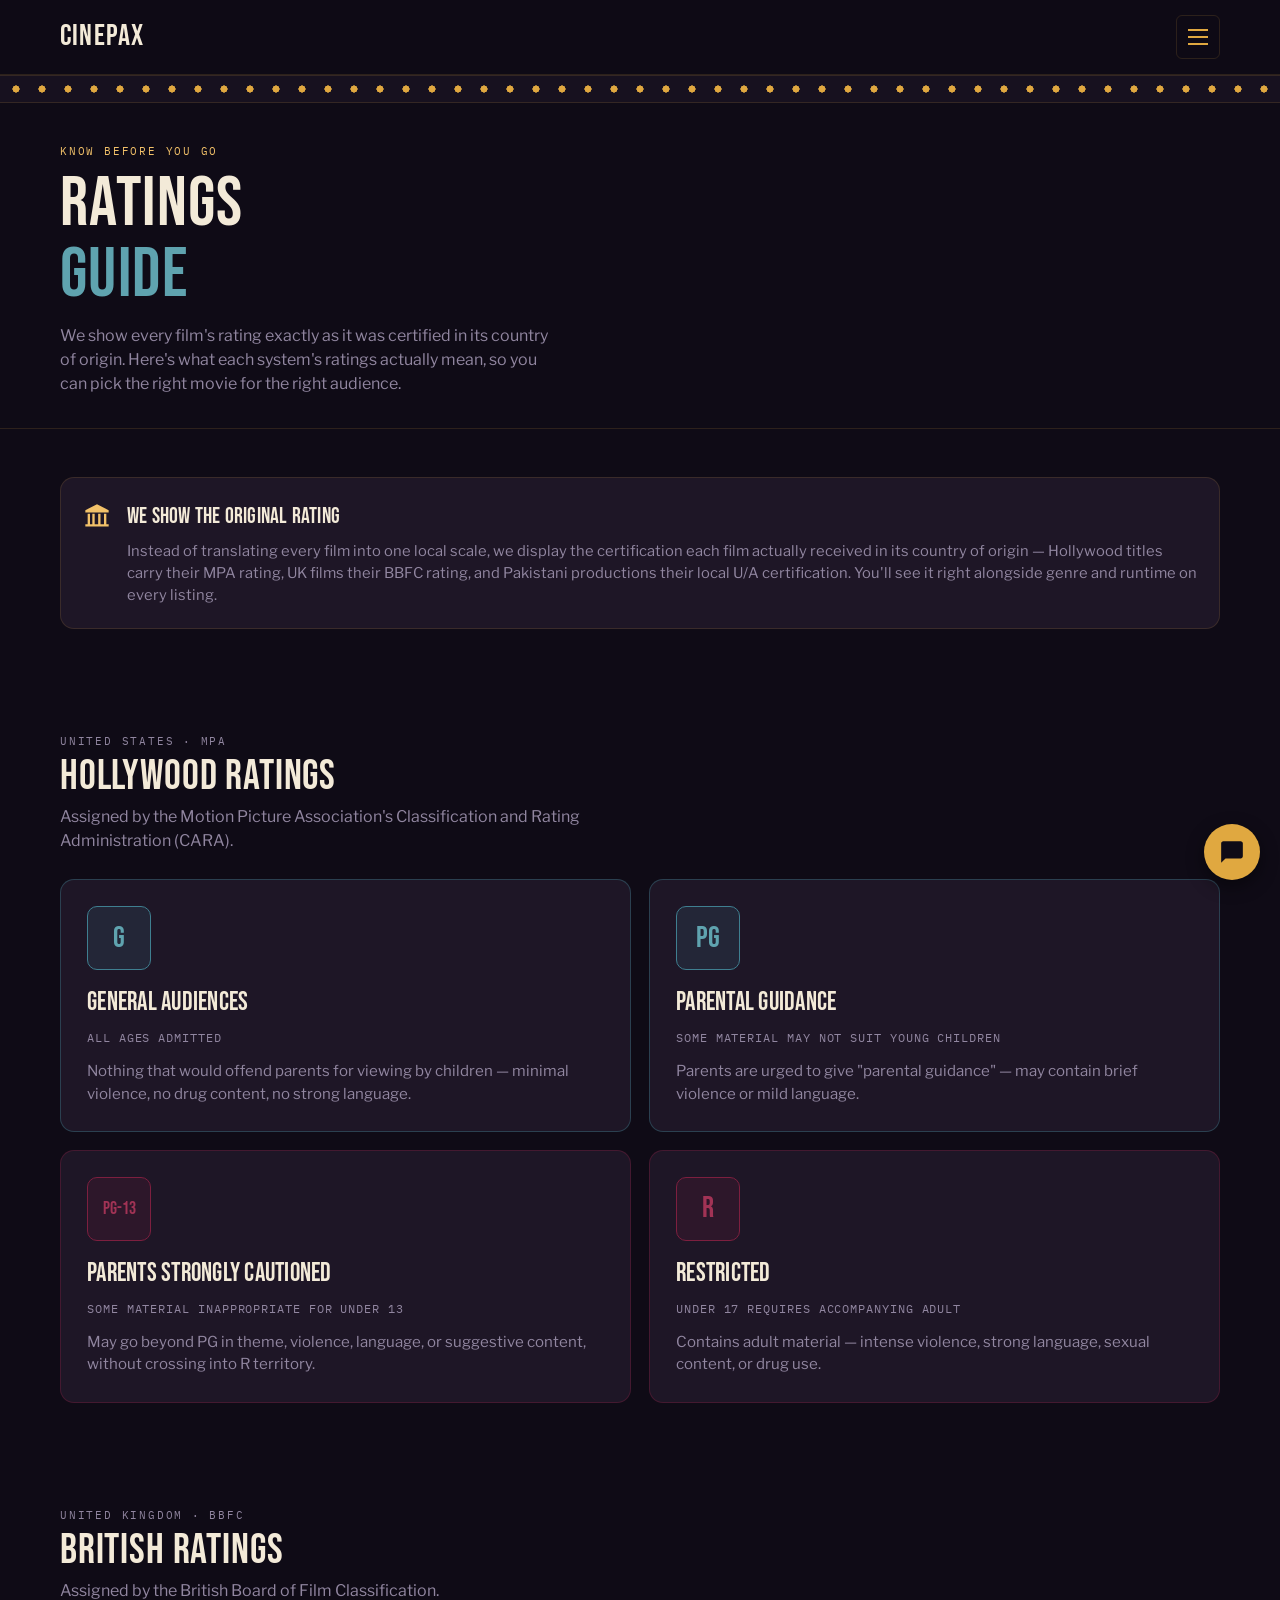
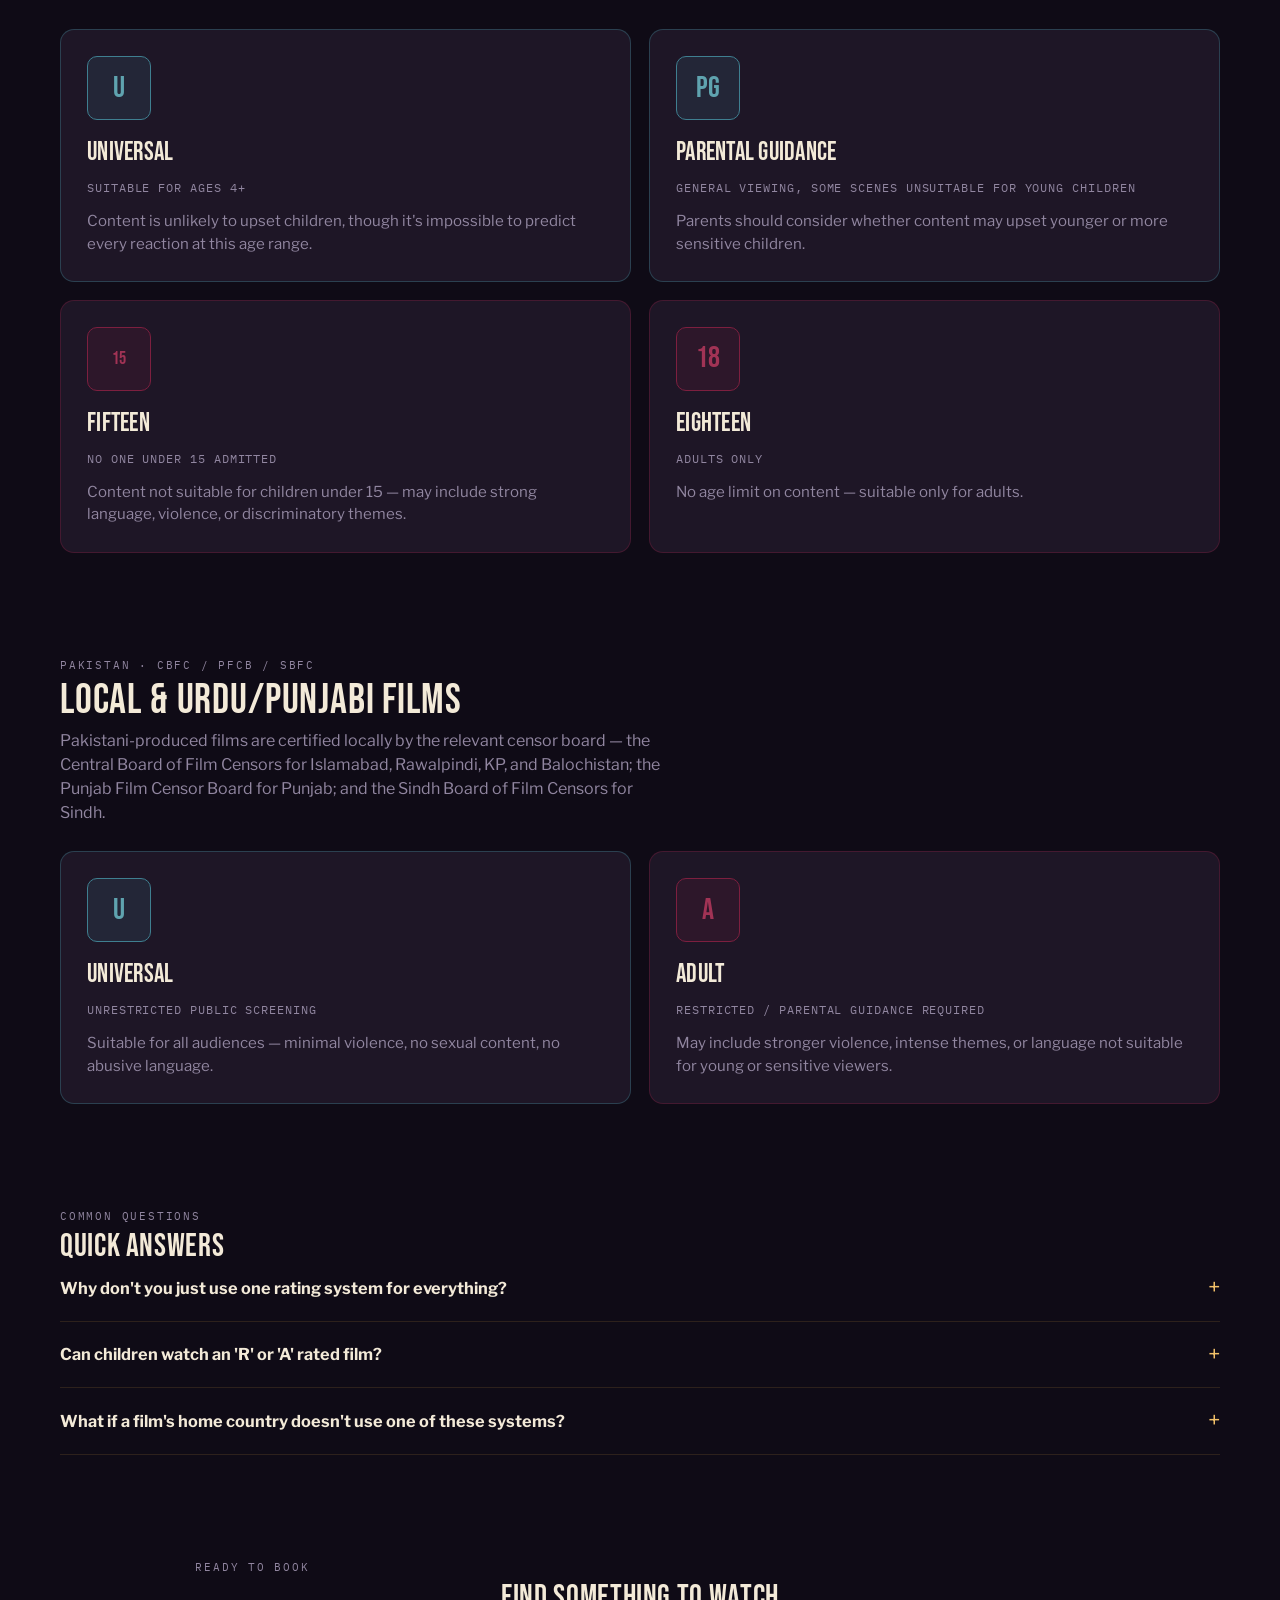
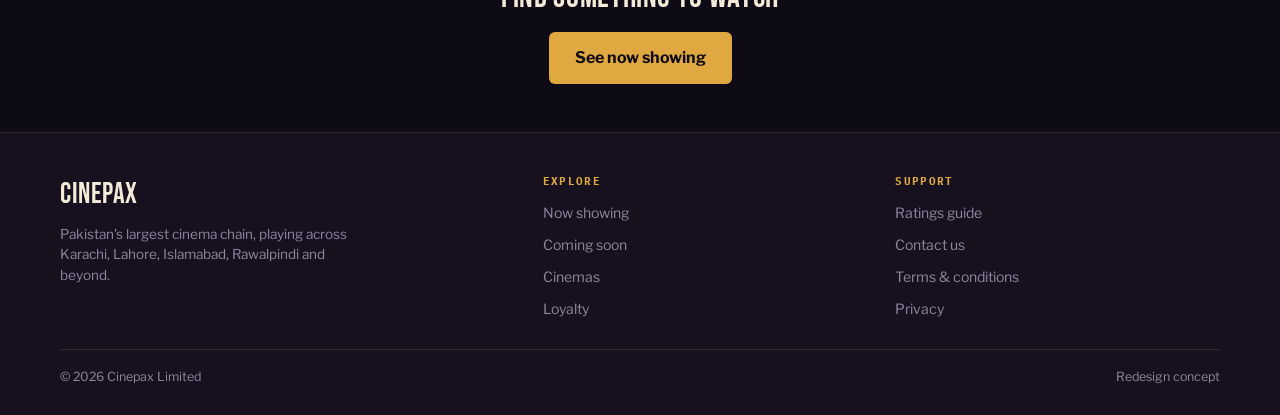
<file: ratings.html>
<!DOCTYPE html>
<html lang="en">
<head>
<meta charset="UTF-8">
<meta name="viewport" content="width=device-width, initial-scale=1.0">
<meta name="color-scheme" content="dark">
<meta name="theme-color" content="#0f0b16">
<meta name="description" content="A guide to Pakistan's film rating system — what U and A certifications mean, and how to choose age-appropriate movies at Cinepax.">
<title>Ratings Guide — Cinepax</title>
<link rel="preconnect" href="https://fonts.googleapis.com">
<link rel="preconnect" href="https://fonts.gstatic.com" crossorigin>
<link href="https://fonts.googleapis.com/css2?family=Bebas+Neue&family=Libre+Franklin:wght@400;500;600;700;800&family=IBM+Plex+Mono:wght@400;500&display=swap" rel="stylesheet">
<link rel="stylesheet" href="style.css">
</head>
<body>

<a href="#main" class="skip-link">Skip to content</a>

<header>
  <div class="nav-bar">
    <a href="index.html" class="brand" aria-label="Cinepax home"><span class="name">CINEPAX</span></a>
    <button class="menu-toggle" id="menuToggle" aria-expanded="false" aria-controls="navOverlay" aria-label="Open menu"><span></span></button>
  </div>
</header>

<nav class="nav-overlay" id="navOverlay">
  <div class="nav-overlay-top">
    <span class="brand"><span class="name">CINEPAX</span></span>
    <button class="menu-toggle" id="menuClose" aria-label="Close menu">✕</button>
  </div>
  <div class="nav-grid">
    <a href="index.html#showing">Now Showing</a>
    <a href="index.html#showing">Coming Soon</a>
    <a href="index.html#cinemas">Cinemas</a>
    <a href="index.html#loyalty">Loyalty</a>
    <a href="index.html#showing">Experiences</a>
    <a href="index.html#cinemas">Events</a>
  </div>
  <div class="nav-overlay-footer">
    <a href="ratings.html">Ratings guide</a>
    <a href="contact.html">Contact us</a>
    <a href="index.html#top">Terms &amp; privacy</a>
  </div>
</nav>

<main id="main">

  <div class="arch-band" role="presentation"></div>
  <div class="page-hero">
    <div class="page-hero-inner">
      <p class="eyebrow">Know before you go</p>
      <h1 class="display">Ratings<br><span style="color: var(--teal-bright);">Guide</span></h1>
      <p class="sub">We show every film's rating exactly as it was certified in its country of origin. Here's what each system's ratings actually mean, so you can pick the right movie for the right audience.</p>
    </div>
  </div>

  <section>
    <div class="finder-card">
      <svg viewBox="0 0 24 24"><path d="M12 2 2 7v2h20V7L12 2zM4 10v9H2v2h20v-2h-2v-9h-2v9h-3v-9h-2v9h-3v-9H8v9H6v-9H4z"></path></svg>
      <div>
        <h3>We show the original rating</h3>
        <p>Instead of translating every film into one local scale, we display the certification each film actually received in its country of origin — Hollywood titles carry their MPA rating, UK films their BBFC rating, and Pakistani productions their local U/A certification. You'll see it right alongside genre and runtime on every listing.</p>
      </div>
    </div>
  </section>

  <section>
    <div class="section-head">
      <p class="eyebrow">United States &middot; MPA</p>
      <h2 class="display">Hollywood ratings</h2>
      <p>Assigned by the Motion Picture Association's Classification and Rating Administration (CARA).</p>
    </div>
    <div class="rating-grid">
      <div class="rating-card rating-u">
        <div class="rating-badge">G</div>
        <h3>General Audiences</h3>
        <p class="rating-sub">All ages admitted</p>
        <p>Nothing that would offend parents for viewing by children — minimal violence, no drug content, no strong language.</p>
      </div>
      <div class="rating-card rating-u">
        <div class="rating-badge">PG</div>
        <h3>Parental Guidance</h3>
        <p class="rating-sub">Some material may not suit young children</p>
        <p>Parents are urged to give "parental guidance" — may contain brief violence or mild language.</p>
      </div>
      <div class="rating-card rating-a">
        <div class="rating-badge" style="font-size:1.1rem;">PG-13</div>
        <h3>Parents Strongly Cautioned</h3>
        <p class="rating-sub">Some material inappropriate for under 13</p>
        <p>May go beyond PG in theme, violence, language, or suggestive content, without crossing into R territory.</p>
      </div>
      <div class="rating-card rating-a">
        <div class="rating-badge">R</div>
        <h3>Restricted</h3>
        <p class="rating-sub">Under 17 requires accompanying adult</p>
        <p>Contains adult material — intense violence, strong language, sexual content, or drug use.</p>
      </div>
    </div>
  </section>

  <section>
    <div class="section-head">
      <p class="eyebrow">United Kingdom &middot; BBFC</p>
      <h2 class="display">British ratings</h2>
      <p>Assigned by the British Board of Film Classification.</p>
    </div>
    <div class="rating-grid">
      <div class="rating-card rating-u">
        <div class="rating-badge">U</div>
        <h3>Universal</h3>
        <p class="rating-sub">Suitable for ages 4+</p>
        <p>Content is unlikely to upset children, though it's impossible to predict every reaction at this age range.</p>
      </div>
      <div class="rating-card rating-u">
        <div class="rating-badge">PG</div>
        <h3>Parental Guidance</h3>
        <p class="rating-sub">General viewing, some scenes unsuitable for young children</p>
        <p>Parents should consider whether content may upset younger or more sensitive children.</p>
      </div>
      <div class="rating-card rating-a">
        <div class="rating-badge" style="font-size:1.1rem;">15</div>
        <h3>Fifteen</h3>
        <p class="rating-sub">No one under 15 admitted</p>
        <p>Content not suitable for children under 15 — may include strong language, violence, or discriminatory themes.</p>
      </div>
      <div class="rating-card rating-a">
        <div class="rating-badge">18</div>
        <h3>Eighteen</h3>
        <p class="rating-sub">Adults only</p>
        <p>No age limit on content — suitable only for adults.</p>
      </div>
    </div>
  </section>

  <section>
    <div class="section-head">
      <p class="eyebrow">Pakistan &middot; CBFC / PFCB / SBFC</p>
      <h2 class="display">Local &amp; Urdu/Punjabi films</h2>
      <p>Pakistani-produced films are certified locally by the relevant censor board — the Central Board of Film Censors for Islamabad, Rawalpindi, KP, and Balochistan; the Punjab Film Censor Board for Punjab; and the Sindh Board of Film Censors for Sindh.</p>
    </div>
    <div class="rating-grid">
      <div class="rating-card rating-u">
        <div class="rating-badge">U</div>
        <h3>Universal</h3>
        <p class="rating-sub">Unrestricted public screening</p>
        <p>Suitable for all audiences — minimal violence, no sexual content, no abusive language.</p>
      </div>
      <div class="rating-card rating-a">
        <div class="rating-badge">A</div>
        <h3>Adult</h3>
        <p class="rating-sub">Restricted / parental guidance required</p>
        <p>May include stronger violence, intense themes, or language not suitable for young or sensitive viewers.</p>
      </div>
    </div>
  </section>

  <section>
    <div class="section-head" style="margin-bottom: 8px;">
      <p class="eyebrow">Common questions</p>
      <h2 class="display" style="font-size: clamp(1.6rem, 5vw, 2rem); margin-top: 6px;">Quick answers</h2>
    </div>
    <div>
      <details class="faq-item">
        <summary>Why don't you just use one rating system for everything?</summary>
        <p>Converting every film into a single local scale loses nuance — an R-rated US film and an 18-rated UK film aren't always comparable content-wise. Showing the original rating gives you the most accurate picture of what the film's own raters flagged.</p>
      </details>
      <details class="faq-item">
        <summary>Can children watch an 'R' or 'A' rated film?</summary>
        <p>Restricted ratings (R, 18, A) mean the content is intended for mature audiences or requires parental guidance. Cinema staff may use discretion for younger viewers accompanied by a parent, but the content itself isn't intended for unsupervised children.</p>
      </details>
      <details class="faq-item">
        <summary>What if a film's home country doesn't use one of these systems?</summary>
        <p>For films from countries without a listed system here, we display the closest available regional or distributor-assigned rating, noted on the film's listing page.</p>
      </details>
    </div>
  </section>

  <section>
    <div class="section-head" style="text-align:center; margin: 0 auto;">
      <p class="eyebrow" style="text-align:center;">Ready to book</p>
      <h2 class="display" style="font-size: clamp(1.6rem, 5vw, 2rem); margin-top: 6px;">Find something to watch</h2>
    </div>
    <div style="text-align:center; margin-top: 18px;">
      <a href="index.html#showing" class="btn btn-primary">See now showing</a>
    </div>
  </section>

</main>

<footer>
  <div class="footer-inner">
    <div class="footer-brand">
      <span class="name">CINEPAX</span>
      <p>Pakistan's largest cinema chain, playing across Karachi, Lahore, Islamabad, Rawalpindi and beyond.</p>
    </div>
    <div class="footer-col">
      <h4>Explore</h4>
      <ul>
        <li><a href="index.html#showing">Now showing</a></li>
        <li><a href="index.html#showing">Coming soon</a></li>
        <li><a href="index.html#cinemas">Cinemas</a></li>
        <li><a href="index.html#loyalty">Loyalty</a></li>
      </ul>
    </div>
    <div class="footer-col">
      <h4>Support</h4>
      <ul>
        <li><a href="ratings.html">Ratings guide</a></li>
        <li><a href="contact.html">Contact us</a></li>
        <li><a href="index.html#top">Terms &amp; conditions</a></li>
        <li><a href="index.html#top">Privacy</a></li>
      </ul>
    </div>
  </div>
  <div class="footer-bottom">
    <span>&copy; 2026 Cinepax Limited</span>
    <span>Redesign concept</span>
  </div>
</footer>

<script>
  const toggle = document.getElementById('menuToggle');
  const overlay = document.getElementById('navOverlay');
  const close = document.getElementById('menuClose');
  function openNav(){ overlay.classList.add('open'); toggle.setAttribute('aria-expanded','true'); close.focus(); }
  function closeNav(){ overlay.classList.remove('open'); toggle.setAttribute('aria-expanded','false'); toggle.focus(); }
  toggle.addEventListener('click', openNav);
  close.addEventListener('click', closeNav);
  overlay.addEventListener('keydown', e => { if(e.key === 'Escape') closeNav(); });
  overlay.querySelectorAll('a').forEach(a => a.addEventListener('click', closeNav));
</script>

<script src="chat-widget.js" defer></script>
</body>
</html>
</file>
<file: style.css>
/* =====================================================================
   CINEPAX — shared stylesheet
   Design direction: a grand cinema house at night — marquee bulbs,
   velvet curtains, projector light cutting through the dark. One
   signature move (the lit marquee-bulb divider, .arch-band) carries
   the personality; everything else stays quiet and disciplined.
   Swap this one file to reskin every page — no page has its own
   <style> block anymore.
   ===================================================================== */

:root{
  /* --- surfaces: the dark of the auditorium, warmer than pure black --- */
  --bg: #0f0b16;
  --bg-raised: #17111f;
  --bg-card: #1e1626;

  /* --- accents, each doing one job --- */
  --magenta: #7d1f3f;         /* velvet curtain crimson — secondary accent, used sparingly */
  --magenta-bright: #a13355;
  --marigold: #e0a840;        /* marquee bulb amber — primary accent, CTAs, glow */
  --marigold-bright: #f2c169;
  --teal: #3f7f90;            /* projector-light steel blue — info tags, format/time */
  --teal-bright: #5fa3af;

  --cream: #f3ead8;           /* spotlight parchment white — primary text */
  --muted: #9186a0;           /* muted mauve-grey — secondary text */
  --line: rgba(224,168,64,0.14);
  --seat-taken: #392c47;
}

*{ box-sizing: border-box; margin:0; padding:0; }
html{ scroll-behavior: smooth; }
html, body{ max-width: 100%; overflow-x: hidden; }

body{
  background: var(--bg);
  color: var(--cream);
  font-family: 'Libre Franklin', sans-serif;
  line-height: 1.5;
  -webkit-font-smoothing: antialiased;
  -webkit-text-size-adjust: 100%;
}

a{ color: inherit; text-decoration: none; }
img, svg{ display:block; max-width:100%; }
button, input, textarea, select{ font-family: inherit; }

.skip-link{ position: absolute; left: -999px; top: 0; background: var(--marigold); color: #0f0b16; padding: 12px 20px; font-weight: 700; z-index: 999; }
.skip-link:focus{ left: 12px; top: 12px; }
:focus-visible{ outline: 3px solid var(--marigold-bright); outline-offset: 2px; }

/* Bebas Neue is the marquee letterform — reserved for headlines and the
   wordmark, never for body copy or dense UI text, so it stays a treat. */
.display{ font-family: 'Bebas Neue', sans-serif; font-weight: 400; letter-spacing: 0.02em; line-height: 1; }
.mono{ font-family: 'IBM Plex Mono', monospace; }
.eyebrow{
  font-family: 'IBM Plex Mono', monospace;
  text-transform: uppercase; letter-spacing: 0.16em;
  font-size: 0.7rem; color: var(--marigold-bright);
}

/* ===== Header ===== */
header{
  position: sticky; top: 0; z-index: 100;
  background: rgba(15,11,22,0.94);
  backdrop-filter: blur(8px);
  border-bottom: 1px solid var(--line);
}
.nav-bar{ display:flex; align-items:center; justify-content: space-between; padding: 14px 20px; max-width: 1200px; margin: 0 auto; }
.brand .name{ font-family: 'Bebas Neue', sans-serif; font-weight: 400; font-size: 1.9rem; color: var(--cream); letter-spacing: 0.04em; }
.back-link{ color: var(--muted); font-size: 0.9rem; display:flex; align-items:center; gap:6px; }
.menu-toggle{ background: none; border: 1px solid var(--line); border-radius: 6px; width: 44px; height: 44px; display:flex; flex-direction: column; align-items:center; justify-content:center; gap: 5px; cursor:pointer; }
.menu-toggle span, .menu-toggle::before, .menu-toggle::after{ content:''; display:block; width: 20px; height: 2px; background: var(--marigold); }

.nav-overlay{ position: fixed; inset: 0; background: var(--bg); z-index: 200; display: none; flex-direction: column; padding: 20px; overflow-y: auto; }
.nav-overlay.open{ display:flex; }
.nav-overlay-top{ display:flex; justify-content: space-between; align-items:center; margin-bottom: 32px; }
.nav-grid{ display: grid; grid-template-columns: 1fr 1fr; gap: 12px; flex: 1; }
@media (max-width: 340px){ .nav-grid{ grid-template-columns: 1fr; } }
.nav-grid a{
  background: var(--bg-card); border: 1px solid var(--line); border-radius: 8px;
  padding: 20px 16px; font-family: 'Bebas Neue', sans-serif; font-weight: 400; font-size: 1.5rem; letter-spacing: 0.02em;
  color: var(--cream); display:flex; align-items:center;
}
.nav-grid a:nth-child(4n+1){ border-color: rgba(125,31,63,0.45); }
.nav-grid a:nth-child(4n+2){ border-color: rgba(63,127,144,0.45); }
.nav-grid a:hover, .nav-grid a:focus-visible{ border-color: var(--marigold); color: var(--marigold-bright); }
.nav-overlay-footer{
  margin-top: 24px; padding-top: 20px; border-top: 1px solid var(--line);
  font-size: 0.85rem; color: var(--muted); display: flex; flex-direction: column; gap: 8px;
}

/* ===== Signature: the marquee bulb strip =====
   A row of lit amber bulbs across a dark board, like the marquee of an
   old cinema house at night. Used once per page, at the top, and left
   to do the rest of the work — nothing else on the page competes with it. */
.arch-band{
  height: 28px;
  background-color: var(--bg-raised);
  background-image: radial-gradient(circle, var(--marigold) 3.5px, transparent 3.6px);
  background-size: 26px 100%;
  background-position: center;
  background-repeat: repeat-x;
  border-top: 1px solid var(--line);
  border-bottom: 1px solid var(--line);
  animation: bulbGlow 3.6s ease-in-out infinite;
}
@keyframes bulbGlow{
  0%, 100%{ filter: drop-shadow(0 0 1px rgba(224,168,64,0.25)); opacity: 0.78; }
  50%{ filter: drop-shadow(0 0 5px rgba(224,168,64,0.65)); opacity: 1; }
}

/* ===== Location picker ===== */
.location-picker{
  display: inline-flex; align-items: center; gap: 8px;
  background: var(--bg-card); border: 1px solid var(--line); border-radius: 8px;
  padding: 10px 14px; margin-bottom: 18px; max-width: 100%;
}
.location-picker svg{ flex-shrink: 0; width: 16px; height: 16px; }
.location-picker svg path{ fill: var(--marigold-bright); }
.location-picker select{
  appearance: none; -webkit-appearance: none; background: transparent; border: none;
  color: var(--cream); font-family: 'Libre Franklin', sans-serif; font-weight: 600; font-size: 0.95rem;
  max-width: 100%; overflow: hidden; text-overflow: ellipsis; white-space: nowrap;
  padding-right: 20px;
  background-image: linear-gradient(45deg, transparent 50%, var(--muted) 50%), linear-gradient(135deg, var(--muted) 50%, transparent 50%);
  background-position: right 4px top 55%, right 0px top 55%;
  background-size: 5px 5px, 5px 5px;
  background-repeat: no-repeat;
}
.location-picker select:focus{ outline: none; }
.location-picker select option{ background: var(--bg-card); color: var(--cream); }

/* ===== Hero (homepage) ===== */
.hero{ padding: 44px 20px 40px; border-bottom: 1px solid var(--line); }
@media (max-width: 360px){ .hero{ padding: 32px 16px 32px; } }
.hero-inner{ max-width: 1200px; margin: 0 auto; }
.hero .eyebrow{ margin-bottom: 14px; }
.hero h1{ font-size: clamp(3.2rem, 16vw, 6.8rem); color: var(--cream); word-break: break-word; }
.hero h1 .accent{ color: var(--marigold-bright); }
.hero .sub{ margin-top: 18px; color: var(--muted); font-size: 1rem; max-width: 42ch; }
.hero-meta{
  display: flex; gap: 18px; flex-wrap: wrap; margin-top: 22px;
  font-family: 'IBM Plex Mono', monospace; font-size: 0.8rem; color: var(--teal-bright);
}
.hero-ctas{ display:flex; gap: 12px; margin-top: 28px; flex-wrap: wrap; }

/* ===== Page hero (secondary pages) ===== */
.page-hero{ padding: 40px 0 32px; border-bottom: 1px solid var(--line); }
@media (max-width: 360px){ .page-hero{ padding: 30px 0 26px; } }
.page-hero-inner{ max-width: 1200px; margin: 0 auto; padding: 0 20px; }
@media (max-width: 360px){ .page-hero-inner{ padding: 0 16px; } }
.page-hero h1{ font-size: clamp(2.6rem, 11vw, 4.4rem); color: var(--cream); margin-top: 10px; }
.page-hero .sub{ margin-top: 14px; color: var(--muted); font-size: 1rem; max-width: 46ch; }

/* ===== Buttons ===== */
.btn{
  font-family: 'Libre Franklin', sans-serif; font-weight: 700; font-size: 1rem;
  padding: 14px 26px; border-radius: 6px; border: none; cursor: pointer;
  display: inline-flex; align-items: center; gap: 8px;
}
.btn-primary{ background: var(--marigold); color: #0f0b16; }
.btn-primary:hover{ background: var(--marigold-bright); }
.btn-secondary{ background: transparent; border: 1.5px solid var(--teal); color: var(--teal-bright); }
.btn-secondary:hover{ background: rgba(63,127,144,0.12); }
.btn-danger{ background: #a13333; color: var(--cream); }

/* ===== Section shell ===== */
section{ padding: 48px 20px; max-width: 1200px; margin: 0 auto; }
@media (max-width: 360px){ section{ padding: 36px 16px; } }
.section-head{ margin-bottom: 26px; }
.section-head h2{ font-size: clamp(2rem, 7vw, 2.6rem); color: var(--cream); margin-top: 6px; }
.section-head p{ color: var(--muted); margin-top: 8px; max-width: 55ch; }

/* ===== Now showing — ticket stubs (homepage carousel) ===== */
.film-row{
  display: flex; gap: 16px; overflow-x: auto; padding-bottom: 8px;
  -webkit-overflow-scrolling: touch; scroll-snap-type: x proximity;
  margin: 0 -20px; padding-left: 20px; padding-right: 20px;
}
@media (max-width: 360px){ .film-row{ margin: 0 -16px; padding-left: 16px; padding-right: 16px; } }
.stub{
  flex: 0 0 78vw; max-width: 230px; scroll-snap-align: start;
  background: var(--bg-card); border: 1px solid var(--line); border-radius: 10px;
  overflow: hidden; cursor: pointer;
}
.stub:hover, .stub:focus-within{ border-color: var(--marigold); }
.stub-poster{ height: 130px; background: var(--bg-raised); display:flex; align-items:center; justify-content:center; position: relative; }
.stub-badge{
  position:absolute; top: 10px; left: 10px; background: var(--marigold); color: #0f0b16;
  font-family: 'IBM Plex Mono', monospace; font-size: 0.65rem; padding: 4px 8px;
  border-radius: 4px; letter-spacing: 0.05em;
}
.stub-poster .reel{ width: 40px; height: 40px; border: 3px solid var(--teal); border-radius: 50%; opacity: 0.5; position: relative; }
.stub-poster .reel::before{ content:''; position:absolute; inset: 8px; border: 3px solid var(--teal); border-radius: 50%; }
.stub-poster img{ width:100%; height:100%; object-fit:cover; }
.stub-body{ padding: 14px; }
.stub-body h3{ font-family: 'Bebas Neue', sans-serif; font-weight: 400; font-size: 1.5rem; letter-spacing: 0.01em; margin-bottom: 4px; }
.stub-body .meta{ color: var(--muted); font-size: 0.76rem; font-family: 'IBM Plex Mono', monospace; }
.stub-perf-h{ border-top: 1px dashed rgba(224,168,64,0.3); margin: 12px 0; }
.times{ display:flex; flex-wrap: wrap; gap: 8px; }
.times button, .times a, .time-link{
  background: transparent; border: 1px solid var(--magenta); color: var(--cream);
  font-family: 'IBM Plex Mono', monospace; font-size: 0.74rem; padding: 7px 10px;
  border-radius: 6px; cursor: pointer; text-decoration: none; display: inline-block;
  transition: all 0.2s ease;
}
.times button:hover, .times button:focus-visible, .times a:hover, .times a:focus-visible, .time-link:hover, .time-link:focus-visible{ background: var(--magenta); }
.times button.active{ background: var(--magenta); }

/* ===== Pick your seats ===== */
.seatmap-card{ background: var(--bg-card); border: 1px solid var(--line); border-radius: 14px; padding: 24px 16px; }
.seatmap-header h3{ font-family: 'Bebas Neue', sans-serif; font-weight: 400; font-size: 1.9rem; letter-spacing: 0.01em; }
.seatmap-header .meta{ color: var(--muted); font-size: 0.85rem; font-family: 'IBM Plex Mono', monospace; margin-top: 2px; }

.screen{
  margin: 28px auto 24px; width: 92%; max-width: 420px; height: 6px;
  background: linear-gradient(90deg, transparent, var(--teal), transparent);
  border-radius: 50%; position: relative;
}
.screen::after{
  content: 'SCREEN'; position: absolute; top: 10px; left: 50%; transform: translateX(-50%);
  font-family: 'IBM Plex Mono', monospace; font-size: 0.62rem; letter-spacing: 0.3em; color: var(--muted);
}

.seat-grid{ display: flex; flex-direction: column; gap: 8px; align-items: center; margin-top: 20px; }
.seat-row{ display:flex; align-items:center; gap: 6px; }
.row-label{ width: 18px; text-align:center; font-family: 'IBM Plex Mono', monospace; font-size: 0.7rem; color: var(--muted); flex-shrink: 0; }
.seat{ width: 22px; height: 22px; border-radius: 4px 4px 7px 7px; background: var(--bg-raised); border: 1px solid var(--line); cursor: pointer; flex-shrink: 0; }
.seat.gold{ border-color: rgba(224,168,64,0.5); }
.seat.taken{ background: var(--seat-taken); border-color: var(--seat-taken); cursor: not-allowed; }
.seat.selected{ background: var(--marigold); border-color: var(--marigold); }
.seat:hover:not(.taken):not(.selected){ border-color: var(--marigold-bright); }
.aisle{ width: 14px; flex-shrink: 0; }

.seat-legend{ display:flex; gap: 18px; flex-wrap: wrap; justify-content:center; margin-top: 20px; font-size: 0.78rem; color: var(--muted); }
.seat-legend span{ display:flex; align-items:center; gap: 6px; }
.legend-dot{ width: 14px; height: 14px; border-radius: 4px; display:inline-block; }

.seatmap-footer{
  display:flex; align-items:center; justify-content: space-between; margin-top: 24px;
  padding-top: 18px; border-top: 1px solid var(--line); flex-wrap: wrap; gap: 14px;
}
.seatmap-price{ font-family: 'IBM Plex Mono', monospace; }
.seatmap-price .amt{ font-family: 'Bebas Neue', sans-serif; font-weight: 400; font-size: 1.9rem; color: var(--marigold-bright); }
.seatmap-footer .btn-primary{ flex: 1; justify-content: center; min-width: 160px; }

/* ===== Cinemas near you ===== */
.cinema-list{ display: grid; gap: 16px; }
@media(min-width: 720px){ .cinema-list{ grid-template-columns: 1fr 1fr; } }
.cinema-card{ background: var(--bg-card); border: 1px solid var(--line); border-radius: 12px; padding: 20px; }
.cinema-card h3{ font-family: 'Bebas Neue', sans-serif; font-weight: 400; font-size: 1.7rem; letter-spacing: 0.01em; color: var(--marigold-bright); }
.cinema-card .addr{ color: var(--muted); font-size: 0.88rem; margin-top: 4px; }
.cinema-facts{ margin-top: 14px; display: grid; grid-template-columns: 1fr 1fr; gap: 12px; }
.fact{ background: var(--bg-raised); border-radius: 8px; padding: 10px 12px; }
.fact .eyebrow{ margin-bottom: 4px; }
.fact p{ font-size: 0.85rem; }
.cinema-card .btn-secondary{ margin-top: 16px; width: 100%; justify-content: center; padding: 10px; font-size: 0.95rem; }

/* ===== Loyalty ===== */
.loyalty{ border-top: 1px solid var(--line); text-align: left; }
.loyalty h2{ font-size: clamp(2rem, 8vw, 2.6rem); }
.loyalty p{ color: var(--muted); max-width: 46ch; margin: 12px 0 20px; }

/* ===== Contact page ===== */
.contact-grid{ display: grid; gap: 24px; }
@media(min-width: 800px){ .contact-grid{ grid-template-columns: 1.1fr 0.9fr; align-items: start; } }
.contact-card{ background: var(--bg-card); border: 1px solid var(--line); border-radius: 14px; padding: 24px; }
.field{ margin-bottom: 18px; }
.field label{ display:block; font-family: 'IBM Plex Mono', monospace; font-size: 0.72rem; text-transform: uppercase; letter-spacing: 0.1em; color: var(--marigold-bright); margin-bottom: 8px; }
.field input, .field select, .field textarea{
  width: 100%; background: var(--bg-raised); border: 1px solid var(--line); border-radius: 8px;
  padding: 13px 14px; color: var(--cream); font-size: 1rem;
}
.field select{
  appearance: none; -webkit-appearance: none;
  background-image: linear-gradient(45deg, transparent 50%, var(--muted) 50%), linear-gradient(135deg, var(--muted) 50%, transparent 50%);
  background-position: right 16px top 50%, right 10px top 50%;
  background-size: 5px 5px, 5px 5px; background-repeat: no-repeat;
}
.field textarea{ resize: vertical; min-height: 120px; font-family: inherit; }
.field input:focus, .field select:focus, .field textarea:focus{ outline: none; border-color: var(--marigold); }
.field-row{ display: grid; gap: 18px; }
@media(min-width: 480px){ .field-row{ grid-template-columns: 1fr 1fr; } }

.form-note{ font-size: 0.82rem; color: var(--muted); margin-top: 14px; text-align: center; }
.form-success{ display: none; background: rgba(63,127,144,0.14); border: 1px solid var(--teal); border-radius: 8px; padding: 14px 16px; margin-bottom: 18px; font-size: 0.9rem; }
.form-success.show{ display: block; }

.info-card{ background: var(--bg-card); border: 1px solid var(--line); border-radius: 14px; padding: 22px; margin-bottom: 16px; }
.info-card h3{ font-family: 'Bebas Neue', sans-serif; font-weight: 400; font-size: 1.5rem; letter-spacing: 0.01em; color: var(--marigold-bright); margin-bottom: 10px; }
.info-row{ display:flex; gap: 12px; margin-bottom: 12px; font-size: 0.92rem; color: var(--cream); }
.info-row:last-child{ margin-bottom: 0; }
.info-row svg{ width: 18px; height: 18px; flex-shrink: 0; margin-top: 2px; }
.info-row svg path{ fill: var(--teal-bright); }
.info-row span.label{ display:block; color: var(--muted); font-size: 0.78rem; margin-bottom: 2px; }

.social-row{ display:flex; gap: 10px; flex-wrap: wrap; }
.social-row a{ background: var(--bg-raised); border: 1px solid var(--line); border-radius: 6px; padding: 9px 16px; font-size: 0.85rem; font-weight: 600; color: var(--muted); }
.social-row a:hover{ color: var(--marigold-bright); border-color: var(--marigold); }

/* ===== FAQ (shared: contact + ratings) ===== */
.faq-item{ border-bottom: 1px solid var(--line); padding: 16px 0; }
.faq-item:first-child{ padding-top: 0; }
.faq-item summary{ cursor: pointer; font-family: 'Libre Franklin', sans-serif; font-weight: 700; font-size: 1.02rem; color: var(--cream); list-style: none; display:flex; justify-content: space-between; align-items:center; gap: 12px; }
.faq-item summary::-webkit-details-marker{ display:none; }
.faq-item summary::after{ content:'+'; color: var(--marigold-bright); font-size: 1.4rem; font-weight: 400; flex-shrink: 0; }
.faq-item[open] summary::after{ content:'\2212'; }
.faq-item p{ color: var(--muted); font-size: 0.92rem; margin-top: 10px; max-width: 62ch; }

/* ===== Ratings guide page ===== */
.rating-grid{ display: grid; gap: 18px; }
@media(min-width: 640px){ .rating-grid{ grid-template-columns: 1fr 1fr; } }
.rating-card{ background: var(--bg-card); border: 1px solid var(--line); border-radius: 14px; padding: 26px; display: flex; flex-direction: column; gap: 14px; }
.rating-card.rating-u{ border-color: rgba(63,127,144,0.4); }
.rating-card.rating-a{ border-color: rgba(125,31,63,0.4); }
.rating-badge{
  width: 64px; height: 64px; border-radius: 10px; display:flex; align-items:center; justify-content:center;
  font-family: 'Bebas Neue', sans-serif; font-weight: 400; font-size: 1.9rem; flex-shrink: 0;
}
.rating-u .rating-badge{ background: rgba(63,127,144,0.16); color: var(--teal-bright); border: 1.5px solid var(--teal); }
.rating-a .rating-badge{ background: rgba(125,31,63,0.16); color: var(--magenta-bright); border: 1.5px solid var(--magenta); }
.rating-card h3{ font-family: 'Bebas Neue', sans-serif; font-weight: 400; font-size: 1.6rem; letter-spacing: 0.01em; color: var(--cream); }
.rating-card .rating-sub{ font-family: 'IBM Plex Mono', monospace; font-size: 0.72rem; text-transform: uppercase; letter-spacing: 0.08em; color: var(--muted); margin-top: -8px; }
.rating-card p{ color: var(--muted); font-size: 0.94rem; }
.rating-tags{ display:flex; flex-wrap: wrap; gap: 8px; margin-top: 4px; }
.rating-tags span{ background: var(--bg-raised); border: 1px solid var(--line); border-radius: 999px; padding: 5px 12px; font-size: 0.78rem; color: var(--cream); }

.board-list{ display: grid; gap: 14px; }
@media(min-width: 720px){ .board-list{ grid-template-columns: repeat(3, 1fr); } }
.board-card{ background: var(--bg-raised); border: 1px solid var(--line); border-radius: 10px; padding: 18px; }
.board-card h4{ font-family: 'Bebas Neue', sans-serif; font-weight: 400; font-size: 1.3rem; letter-spacing: 0.01em; color: var(--marigold-bright); margin-bottom: 6px; }
.board-card p{ color: var(--muted); font-size: 0.86rem; }

.finder-card{ background: var(--bg-card); border: 1px solid var(--line); border-radius: 14px; padding: 22px; display: flex; gap: 16px; align-items: flex-start; }
.finder-card svg{ width: 28px; height: 28px; flex-shrink: 0; margin-top: 2px; }
.finder-card svg path{ fill: var(--marigold-bright); }
.finder-card h3{ font-family: 'Bebas Neue', sans-serif; font-weight: 400; font-size: 1.4rem; letter-spacing: 0.01em; margin-bottom: 6px; }
.finder-card p{ color: var(--muted); font-size: 0.92rem; }

/* ===== Movies listing page ===== */
.filter-row{ display:flex; gap: 8px; margin-bottom: 22px; overflow-x: auto; padding-bottom: 4px; }
.filter-chip{ background: var(--bg-card); border: 1px solid var(--line); color: var(--muted); border-radius: 999px; padding: 8px 16px; font-size: 0.85rem; font-weight: 600; white-space: nowrap; cursor: pointer; }
.filter-chip.active{ background: var(--marigold); color: #0f0b16; border-color: var(--marigold); }

.film-grid{ display: grid; grid-template-columns: repeat(auto-fill, minmax(140px, 1fr)); gap: 18px; }
.film-card{ display:block; }
.film-card .poster-wrap{ position: relative; border-radius: 10px; overflow: hidden; aspect-ratio: 2/3; background: var(--bg-card); border: 1px solid var(--line); }
.film-card img{ width:100%; height:100%; object-fit: cover; }
.film-card .no-poster{ width:100%; height:100%; display:flex; align-items:center; justify-content:center; color: var(--muted); font-size: 0.75rem; text-align:center; padding: 10px; }
.film-card .rating-pill{ position:absolute; top:8px; right:8px; background: rgba(15,11,22,0.85); border: 1px solid var(--line); border-radius: 6px; padding: 2px 7px; font-family: 'IBM Plex Mono', monospace; font-size: 0.65rem; color: var(--marigold-bright); }
.film-card .title{ font-family: 'Bebas Neue', sans-serif; font-weight: 400; font-size: 1.15rem; letter-spacing: 0.01em; margin-top: 10px; color: var(--cream); line-height: 1.2; }
.film-card .meta{ color: var(--muted); font-size: 0.78rem; margin-top: 3px; }

.loading-note, .empty-note{ color: var(--muted); font-size: 0.92rem; text-align: center; padding: 40px 0; }

/* ===== Movie detail page ===== */
main.movie-main{ max-width: 900px; margin: 0 auto; padding: 24px 20px 60px; }
.hero-row{ display:flex; gap: 18px; margin-bottom: 22px; }
.poster-box{ width: 130px; flex-shrink:0; border-radius: 10px; overflow:hidden; aspect-ratio:2/3; background: var(--bg-card); border: 1px solid var(--line); }
.poster-box img{ width:100%; height:100%; object-fit:cover; }
.poster-box .no-poster{ width:100%; height:100%; display:flex; align-items:center; justify-content:center; color:var(--muted); font-size:0.75rem; text-align:center; padding:8px; }
.hero-info h1{ font-size: clamp(2rem, 9vw, 2.8rem); margin-bottom: 6px; }
.hero-info .meta{ color: var(--muted); font-size: 0.88rem; }
.rating-pill{ display:inline-block; background: var(--bg-card); border: 1px solid var(--line); border-radius: 6px; padding: 3px 9px; font-family: 'IBM Plex Mono', monospace; font-size: 0.72rem; color: var(--marigold-bright); margin-top: 8px; }

.synopsis{ color: var(--cream); font-size: 0.96rem; margin: 20px 0; }
.trailer-link{ display:inline-flex; align-items:center; gap:8px; background: var(--bg-card); border: 1px solid var(--line); border-radius: 8px; padding: 10px 16px; font-weight:600; color: var(--teal-bright); margin-bottom: 24px; }
.trailer-link svg{ width:18px; height:18px; }
.trailer-link svg path{ fill: var(--teal-bright); }

.section-title{ font-size: 1.7rem; margin: 28px 0 14px; }
.cinema-group{ margin-bottom: 22px; }
.cinema-group h3, .cinema-group .cg-name{ font-family: 'Bebas Neue', sans-serif; font-weight: 400; font-size: 1.4rem; letter-spacing: 0.01em; color: var(--marigold-bright); margin-bottom: 10px; }
.showtime-chips, .time-chips{ display:flex; flex-wrap:wrap; gap: 8px; }
.showtime-chip, .time-chip{ background: var(--bg-card); border: 1px solid var(--line); border-radius: 8px; padding: 9px 14px; font-size: 0.85rem; cursor:pointer; text-align:left; }
.showtime-chip:hover{ border-color: var(--marigold); }
.showtime-chip .st-time{ font-family: 'IBM Plex Mono', monospace; color: var(--cream); font-weight:600; }
.showtime-chip .st-sub, .time-chip .fmt{ color: var(--muted); font-size: 0.72rem; margin-top:2px; display:block; }

/* ===== Movie sheet (movies.html quick-view) ===== */
#movieSheet{ position: fixed; inset:0; background: rgba(10,8,15,0.78); z-index: 300; display:none; align-items:flex-end; justify-content:center; }
#movieSheet.open{ display:flex; }
.sheet-inner{ background: var(--bg); border: 1px solid var(--line); border-radius: 16px 16px 0 0; width:100%; max-width: 600px; max-height: 90vh; overflow-y: auto; padding: 22px 20px 30px; }
.sheet-top{ display:flex; justify-content:flex-end; margin-bottom: 8px; }
.sheet-close{ background:none; border:none; color: var(--muted); font-size: 1.4rem; cursor:pointer; }
.sheet-header{ display:flex; gap: 16px; margin-bottom: 18px; }
.sheet-poster{ width: 110px; border-radius: 8px; flex-shrink:0; }
.sheet-title-block h2{ font-family: 'Bebas Neue', sans-serif; font-weight: 400; font-size: 2rem; letter-spacing: 0.01em; margin-bottom: 6px; }
.sheet-title-block .meta{ color: var(--muted); font-size: 0.86rem; margin-bottom: 8px; }
.sheet-synopsis{ font-size: 0.94rem; color: var(--cream); margin-bottom: 22px; }
.sheet-showtimes h3{ font-family: 'Bebas Neue', sans-serif; font-weight: 400; font-size: 1.4rem; letter-spacing: 0.01em; margin-bottom: 12px; color: var(--marigold-bright); }

/* ===== Footer ===== */
footer{ border-top: 1px solid var(--line); background: var(--bg-raised); padding: 40px 0 28px; }
.footer-inner{ width: calc(100% - 40px); max-width: 1160px; margin: 0 auto; display: grid; gap: 28px; grid-template-columns: 1fr; }
@media(min-width: 720px){ .footer-inner{ grid-template-columns: 1.4fr 1fr 1fr; } }
.footer-brand .name{ font-family: 'Bebas Neue', sans-serif; font-weight: 400; font-size: 1.8rem; letter-spacing: 0.02em; color: var(--cream); }
.footer-brand p{ color: var(--muted); font-size: 0.85rem; margin-top: 8px; max-width: 34ch; }
.footer-col h4{ font-family: 'IBM Plex Mono', monospace; text-transform: uppercase; font-size: 0.7rem; letter-spacing: 0.12em; color: var(--marigold); margin-bottom: 12px; }
.footer-col ul{ list-style: none; display:flex; flex-direction: column; gap: 8px; }
.footer-col a{ color: var(--muted); font-size: 0.88rem; }
.footer-col a:hover{ color: var(--cream); }
.footer-bottom{
  width: calc(100% - 40px); max-width: 1160px; margin: 28px auto 0; padding-top: 18px; border-top: 1px solid var(--line);
  color: var(--muted); font-size: 0.78rem; display:flex; justify-content: space-between; flex-wrap: wrap; gap: 8px;
}

/* ===== Chat widget (shared across every page) ===== */
#chatToggle{
  position: fixed; bottom: 20px; right: 20px; z-index: 300;
  width: 56px; height: 56px; border-radius: 50%; border: none; cursor: pointer;
  background: var(--marigold); color: #0f0b16; display:flex; align-items:center; justify-content:center;
  box-shadow: 0 6px 18px rgba(0,0,0,0.45);
}
#chatToggle svg{ width: 26px; height: 26px; }
#chatToggle svg path{ fill: #0f0b16; }

#chatPanel{
  position: fixed; bottom: 88px; right: 16px; left: 16px; z-index: 300;
  max-width: 380px; margin-left: auto;
  background: var(--bg-card); border: 1px solid var(--line); border-radius: 14px;
  display: none; flex-direction: column; height: min(70vh, 520px); overflow: hidden;
  box-shadow: 0 10px 30px rgba(0,0,0,0.5);
}
#chatPanel.open{ display: flex; }

#chatHeader{ padding: 14px 16px; border-bottom: 1px solid var(--line); display:flex; justify-content: space-between; align-items:center; }
#chatHeader span{ font-family: 'Bebas Neue', sans-serif; font-weight: 400; font-size: 1.2rem; letter-spacing: 0.02em; color: var(--cream); }
#chatClose{ background:none; border:none; color: var(--muted); font-size: 1.1rem; cursor:pointer; }

#chatMessages{ flex: 1; overflow-y: auto; padding: 14px 16px; display:flex; flex-direction: column; gap: 10px; }
.chat-msg{ font-size: 0.9rem; line-height: 1.4; max-width: 85%; padding: 9px 12px; border-radius: 10px; }
.chat-msg.user{ align-self: flex-end; background: var(--magenta); color: var(--cream); border-bottom-right-radius: 3px; }
.chat-msg.bot{ align-self: flex-start; background: var(--bg-raised); color: var(--cream); border: 1px solid var(--line); border-bottom-left-radius: 3px; }
.chat-msg.typing{ color: var(--muted); font-style: italic; }

#chatInputRow{ display:flex; gap: 8px; padding: 12px; border-top: 1px solid var(--line); }
#chatInput{
  flex: 1; background: var(--bg-raised); border: 1px solid var(--line); border-radius: 8px;
  padding: 10px 12px; color: var(--cream); font-size: 0.9rem; font-family: inherit; resize: none;
}
#chatInput:focus{ outline: none; border-color: var(--marigold); }
#chatSend{
  background: var(--teal); color: var(--cream); border: none; border-radius: 8px;
  padding: 0 16px; font-weight: 700; cursor: pointer; font-family: 'Libre Franklin', sans-serif;
}
#chatSend:disabled{ opacity: 0.5; cursor: not-allowed; }

@media (prefers-reduced-motion: reduce){
  *{ animation: none !important; transition: none !important; scroll-behavior: auto !important; }
}

/* =====================================================================
   ADMIN DASHBOARD — internal tool, same marquee/velvet system as the
   public site. Kept as its own section since admin.html is the only
   page that uses these components (login, tabs, CRUD forms, lists).
   ===================================================================== */
:root{
  --danger: #a13333;
}

#loginScreen{ min-height: 100vh; display:flex; align-items:center; justify-content:center; padding: 20px; }
.login-card{ background: var(--bg-card); border: 1px solid var(--line); border-radius: 14px; padding: 28px; width: 100%; max-width: 360px; }
.login-card h1{ font-family: 'Bebas Neue', sans-serif; font-weight: 400; font-size: 2.1rem; letter-spacing: 0.02em; color: var(--cream); margin-bottom: 4px; }
.login-card p.sub{ color: var(--muted); font-size: 0.88rem; margin-bottom: 20px; }
.login-card .btn-primary{ width: 100%; justify-content: center; }
.error-text{ color: var(--danger); font-size: 0.85rem; margin-top: 10px; min-height: 1.2em; }

.btn-small{ padding: 8px 14px; font-size: 0.85rem; }
.btn-secondary{ background: var(--bg-raised); color: var(--cream); border: 1px solid var(--line); }

#adminScreen{ display:none; }
#adminScreen.active{ display:block; }
header .brand{ font-family: 'Bebas Neue', sans-serif; font-weight: 400; font-size: 1.5rem; letter-spacing: 0.02em; }
header .userbar{ display:flex; align-items:center; gap: 10px; font-size: 0.8rem; color: var(--muted); }

.tabs{ display:flex; gap: 6px; padding: 14px 16px 0; overflow-x: auto; }
.tab-btn{
  background: var(--bg-card); border: 1px solid var(--line); color: var(--muted);
  border-radius: 8px 8px 0 0; padding: 10px 16px; font-family: 'Libre Franklin', sans-serif;
  font-weight: 700; cursor: pointer; white-space: nowrap;
}
.tab-btn.active{ background: var(--bg-raised); color: var(--marigold-bright); border-bottom-color: var(--bg-raised); }

#adminScreen main{ padding: 18px 16px 60px; max-width: 900px; margin: 0 auto; }
.panel{ display:none; }
.panel.active{ display:block; }

.panel-head{ display:flex; justify-content: space-between; align-items:center; margin-bottom: 16px; gap: 10px; flex-wrap: wrap; }
.panel-head h2{ font-family: 'Bebas Neue', sans-serif; font-weight: 400; font-size: 1.8rem; letter-spacing: 0.01em; }

.form-card{ background: var(--bg-card); border: 1px solid var(--line); border-radius: 12px; padding: 20px; margin-bottom: 20px; display:none; }
.form-card.open{ display:block; }
@media(min-width:480px){
  .field-row.three{ grid-template-columns: 1fr 1fr 1fr; }
}

.poster-preview{ width: 90px; height: 130px; border-radius: 8px; object-fit: cover; background: var(--bg-raised); border: 1px solid var(--line); }

.movie-grid{ display:grid; grid-template-columns: repeat(auto-fill, minmax(110px,1fr)); gap: 14px; }
.admin-movie-card{ cursor:pointer; background: var(--bg-card); border: 1px solid var(--line); border-radius: 10px; overflow:hidden; text-align:left; }
.admin-movie-card .poster{ width:100%; aspect-ratio: 2/3; object-fit: cover; background: var(--bg-raised); display:flex; align-items:center; justify-content:center; color: var(--muted); font-size: 0.7rem; text-align:center; }
.admin-movie-card .info{ padding: 8px 10px; }
.admin-movie-card .info .title{ font-family: 'Bebas Neue', sans-serif; font-weight: 400; font-size: 1.05rem; letter-spacing: 0.01em; line-height: 1.15; }
.admin-movie-card .info .meta{ color: var(--muted); font-size: 0.7rem; margin-top: 3px; }

.list-row{ background: var(--bg-card); border: 1px solid var(--line); border-radius: 10px; padding: 14px; margin-bottom: 10px; display:flex; justify-content: space-between; align-items:center; gap: 10px; }
.list-row .rowtext .rt-title{ font-family: 'Libre Franklin', sans-serif; font-weight: 700; }
.list-row .rowtext .rt-sub{ color: var(--muted); font-size: 0.82rem; margin-top: 2px; }
.list-row .rowbtns{ display:flex; gap: 6px; flex-shrink:0; }

#movieModal{ position: fixed; inset:0; background: rgba(10,8,15,0.78); z-index: 200; display:none; align-items:flex-end; justify-content:center; }
#movieModal.open{ display:flex; }
.modal-sheet{ background: var(--bg); border: 1px solid var(--line); border-radius: 16px 16px 0 0; width:100%; max-width: 560px; max-height: 88vh; overflow-y: auto; padding: 20px; }
.modal-sheet .modal-top{ display:flex; justify-content: space-between; align-items:flex-start; margin-bottom: 14px; }
.modal-sheet .modal-close{ background:none; border:none; color: var(--muted); font-size: 1.3rem; cursor:pointer; }
.modal-poster{ width: 120px; border-radius: 8px; margin-bottom: 14px; }
.modal-sheet h3{ font-family: 'Bebas Neue', sans-serif; font-weight: 400; font-size: 1.8rem; letter-spacing: 0.01em; margin-bottom: 4px; }
.modal-sheet .meta-line{ color: var(--muted); font-size: 0.85rem; margin-bottom: 10px; }
.modal-sheet .synopsis{ font-size: 0.92rem; color: var(--cream); margin-bottom: 16px; }
.modal-actions{ display:flex; gap: 10px; margin-top: 10px; }

.toast{
  position: fixed; bottom: 20px; left: 50%; transform: translateX(-50%);
  background: var(--teal); color: var(--cream); padding: 10px 20px; border-radius: 30px;
  font-size: 0.88rem; font-weight: 600; z-index: 300; display:none;
}
.toast.show{ display:block; }

/* =====================================================================
   HOMEPAGE HERO SLIDER — full-bleed banner(s) managed from the admin
   Hero tab. One or more slides; falls back to the newest movie's poster.
   ===================================================================== */
.hero-slider{ position: relative; background: var(--bg-raised); border-bottom: 1px solid var(--line); overflow: hidden; }
.hero-slides{ position: relative; height: clamp(460px, 74vh, 700px); }
@media (min-width: 721px){ .hero-slides{ height: clamp(440px, 50vw, 640px); } }

.hero-slide{ position: absolute; inset: 0; opacity: 0; visibility: hidden; transition: opacity .7s ease, visibility .7s; }
.hero-slide.active{ opacity: 1; visibility: visible; }
.hero-slide picture{ display: block; width: 100%; height: 100%; }
.hero-bg{ width: 100%; height: 100%; object-fit: cover; object-position: center 25%; }

.hero-scrim{
  position: absolute; inset: 0; pointer-events: none;
  background:
    linear-gradient(to top, rgba(15,11,22,0.97) 0%, rgba(15,11,22,0.74) 30%, rgba(15,11,22,0.12) 62%, rgba(15,11,22,0) 100%),
    linear-gradient(to right, rgba(15,11,22,0.55) 0%, rgba(15,11,22,0) 62%);
}

.hero-copy{ position: absolute; left: 0; right: 0; bottom: 0; max-width: 1200px; margin: 0 auto; padding: 0 20px 60px; }
.hero-copy .eyebrow{ margin-bottom: 12px; }
.hero-copy h1, .hero-copy h2{ font-family: 'Bebas Neue', sans-serif; font-weight: 400; letter-spacing: 0.02em; line-height: 1; font-size: clamp(3rem, 13vw, 6rem); color: var(--cream); word-break: break-word; max-width: 14ch; text-shadow: 0 2px 24px rgba(0,0,0,0.5); }
.hero-copy .sub{ margin-top: 14px; color: #d9cfe6; font-size: 1rem; max-width: 46ch; }
.hero-copy .hero-meta{ margin-top: 16px; }
.hero-copy .hero-ctas{ margin-top: 22px; }

/* Fallback slide: no banner uploaded yet, so use the poster (blurred backdrop + sharp card). */
.hero-slide--poster .hero-bg{ filter: blur(28px) saturate(1.1); transform: scale(1.25); opacity: .55; }
.hero-poster-card{ display: none; }
@media (min-width: 721px){
  .hero-poster-card{
    display: block; position: absolute; top: 50%; transform: translateY(-56%);
    right: max(28px, calc((100% - 1200px) / 2 + 20px));
    width: min(230px, 22vw); aspect-ratio: 2 / 3; object-fit: cover;
    border-radius: 12px; border: 1px solid var(--line); box-shadow: 0 18px 50px rgba(0,0,0,0.6);
  }
}

.hero-dots{ position: absolute; left: 0; right: 0; bottom: 14px; display: flex; justify-content: center; gap: 2px; z-index: 2; }
.hero-dot{ width: 28px; height: 28px; background: none; border: 0; cursor: pointer; display: flex; align-items: center; justify-content: center; }
.hero-dot::after{ content: ''; width: 10px; height: 10px; border-radius: 50%; background: rgba(243,234,216,0.35); transition: background .25s, transform .25s; }
.hero-dot[aria-current="true"]::after{ background: var(--marigold); transform: scale(1.25); }

.cinema-bar{ max-width: 1200px; margin: 0 auto; padding: 16px 20px 0; display: flex; align-items: center; gap: 12px; flex-wrap: wrap; }
.cinema-bar .location-picker{ margin-bottom: 0; }
.cinema-bar .cinema-bar-label{ font-family: 'IBM Plex Mono', monospace; font-size: 0.72rem; text-transform: uppercase; letter-spacing: 0.14em; color: var(--muted); }

/* Admin: hero list + form bits */
.hero-thumb{ width: 96px; height: 54px; object-fit: cover; border-radius: 6px; border: 1px solid var(--line); background: var(--bg-raised); flex-shrink: 0; }
.list-row .rowmain{ display: flex; align-items: center; gap: 12px; min-width: 0; }
.badge{ display: inline-block; font-family: 'IBM Plex Mono', monospace; font-size: 0.66rem; letter-spacing: 0.08em; text-transform: uppercase; padding: 2px 7px; border-radius: 4px; border: 1px solid var(--line); color: var(--muted); margin-right: 6px; }
.badge.on{ color: var(--teal-bright); border-color: rgba(63,127,144,0.6); }
.check-row{ display: flex; align-items: center; gap: 10px; margin-bottom: 18px; }
.check-row input{ width: 18px; height: 18px; accent-color: var(--marigold); }
.check-row label{ font-size: 0.92rem; color: var(--cream); }
.field .hint{ color: var(--muted); font-size: 0.78rem; margin-top: 6px; }
</file>
